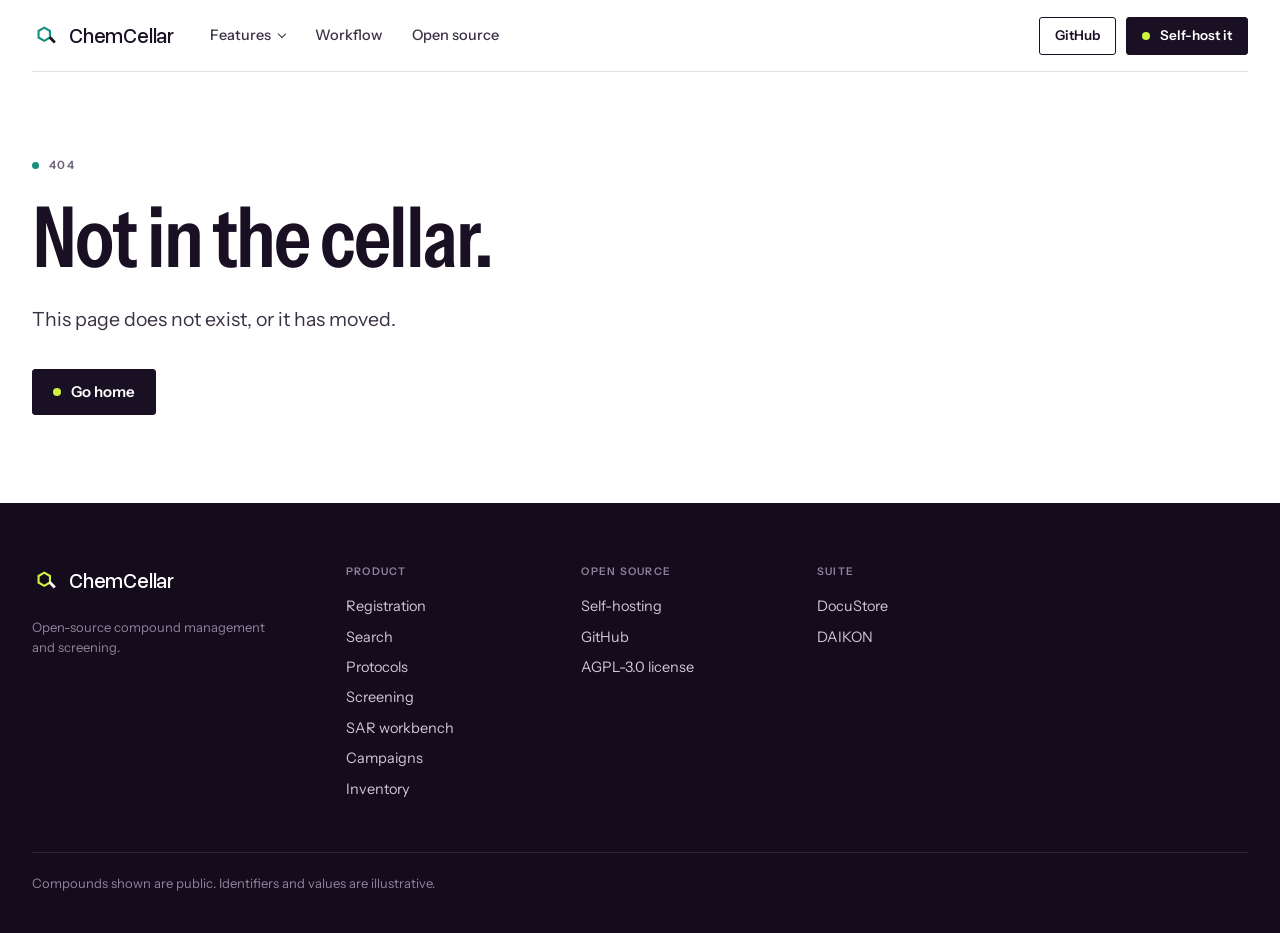
<file: 404/index.html>
<!DOCTYPE html><html lang="en" class="instrument_f05066e5-module__YI9PBG__variable jetbrains_17256ade-module__PWoFjG__variable plex_a2f632d8-module__9t9DfW__variable overused_c9cb9603-module__uzBhtG__variable"><head><meta charSet="utf-8"/><meta name="viewport" content="width=device-width, initial-scale=1"/><link rel="stylesheet" href="/_next/static/chunks/01ukky185hk52.css" data-precedence="next"/><link rel="preload" as="script" fetchPriority="low" href="/_next/static/chunks/02d0donnfgy2b.js"/><script src="/_next/static/chunks/08v_i4pqran0y.js" async=""></script><script src="/_next/static/chunks/140ka4y75p6ot.js" async=""></script><script src="/_next/static/chunks/0y8yjyumh6.n9.js" async=""></script><script src="/_next/static/chunks/turbopack-0g9fkaq8gug-e.js" async=""></script><script src="/_next/static/chunks/0qss5_msxqzl8.js" async=""></script><script src="/_next/static/chunks/0ujwkanlh_s59.js" async=""></script><meta name="robots" content="noindex"/><meta name="next-size-adjust" content=""/><title>ChemCellar: open-source compound management and screening</title><meta name="description" content="Register compounds, run screens and decide what to make next, on infrastructure your group controls."/><meta property="og:title" content="ChemCellar: open-source compound management and screening"/><meta property="og:description" content="Register compounds, run screens and decide what to make next, on infrastructure your group controls."/><meta property="og:image" content="https://www.chemcellar.com/og.png"/><meta name="twitter:card" content="summary_large_image"/><meta name="twitter:title" content="ChemCellar: open-source compound management and screening"/><meta name="twitter:description" content="Register compounds, run screens and decide what to make next, on infrastructure your group controls."/><meta name="twitter:image" content="https://www.chemcellar.com/og.png"/><link rel="icon" href="/icon.svg?icon.06mztwg.3uk0n.svg" sizes="any" type="image/svg+xml"/><script>(function(){try{var m=window.matchMedia;if(!m||m('(prefers-reduced-motion: reduce)').matches||!('IntersectionObserver' in window))return;var e=document.documentElement;e.classList.add('anim');setTimeout(function(){if(!window.__ccReveal)e.classList.remove('anim')},4000)}catch(_){}})()</script><script src="/_next/static/chunks/03~yq9q893hmn.js" noModule=""></script></head><body><div hidden=""><!--$--><!--/$--></div><header class="wrap site-nav"><a class="logo" aria-label="ChemCellar, home" href="/"><svg viewBox="0 0 32 32" aria-hidden="true"><polygon points="14,6.5 20.5,10.25 20.5,17.75 14,21.5 7.5,17.75 7.5,10.25" fill="none" stroke="var(--color-teal)" stroke-width="2.4"></polygon><line x1="20.3" y1="17.55" x2="26.1" y2="23.35" stroke="currentColor" stroke-width="3.2"></line></svg>ChemCellar</a><details class="nav-toggle"><summary>Menu</summary></details><nav class="site-nav-links" aria-label="Main"><details class="nav-menu"><summary>Features</summary><div class="nav-menu-list"><a href="/#register"><span>01</span>Registration</a><a href="/#search"><span>02</span>Search</a><a href="/#protocols"><span>03</span>Protocols</a><a href="/#screen"><span>04</span>Screening</a><a href="/#sar"><span>05</span>SAR workbench</a><a href="/#decide"><span>06</span>Campaigns</a><a href="/#store"><span>07</span>Inventory</a></div></details><a href="/#workflow">Workflow</a><a href="/open-source/">Open source</a></nav><div class="site-nav-cta"><a class="btn btn-sm" href="https://github.com/sidxz/cellar" rel="noopener">GitHub</a><a class="btn btn-primary btn-sm" href="/open-source/#install">Self-host it</a></div></header><main><section class="section"><div class="wrap"><p class="eyebrow">404</p><h1 class="h1" style="margin:26px 0 28px">Not in the cellar.</h1><p class="lede">This page does not exist, or it has moved.</p><div class="cta-row" style="margin-top:34px"><a class="btn btn-primary" href="/">Go home</a></div></div></section><!--$--><!--/$--></main><footer class="site-footer"><div class="wrap"><div class="site-footer-grid"><div><a class="logo" aria-label="ChemCellar, home" href="/"><svg viewBox="0 0 32 32" aria-hidden="true"><polygon points="14,6.5 20.5,10.25 20.5,17.75 14,21.5 7.5,17.75 7.5,10.25" fill="none" stroke="var(--color-mark)" stroke-width="2.4"></polygon><line x1="20.3" y1="17.55" x2="26.1" y2="23.35" stroke="currentColor" stroke-width="3.2"></line></svg>ChemCellar</a><p class="site-footer-note">Open-source compound management<br/>and screening.</p></div><nav aria-label="Product"><h2>Product</h2><ul><li><a href="/#register">Registration</a></li><li><a href="/#search">Search</a></li><li><a href="/#protocols">Protocols</a></li><li><a href="/#screen">Screening</a></li><li><a href="/#sar">SAR workbench</a></li><li><a href="/#decide">Campaigns</a></li><li><a href="/#store">Inventory</a></li></ul></nav><nav aria-label="Open source"><h2>Open source</h2><ul><li><a href="/open-source/">Self-hosting</a></li><li><a href="https://github.com/sidxz/cellar" rel="noopener">GitHub</a></li><li><a href="https://github.com/sidxz/cellar/blob/main/LICENSE" rel="noopener">AGPL-3.0<!-- --> license</a></li></ul></nav><nav aria-label="Suite"><h2>Suite</h2><ul><li><a href="https://docustore.io" rel="noopener">DocuStore</a></li><li>DAIKON</li></ul></nav></div><p class="site-footer-legal">Compounds shown are public. Identifiers and values are illustrative.</p></div></footer><script src="/_next/static/chunks/02d0donnfgy2b.js" id="_R_" async=""></script><script>(self.__next_f=self.__next_f||[]).push([0])</script><script>self.__next_f.push([1,"1:\"$Sreact.fragment\"\n2:I[12066,[\"/_next/static/chunks/0qss5_msxqzl8.js\",\"/_next/static/chunks/0ujwkanlh_s59.js\"],\"\"]\n3:I[39684,[\"/_next/static/chunks/0qss5_msxqzl8.js\",\"/_next/static/chunks/0ujwkanlh_s59.js\"],\"default\"]\n4:I[81505,[\"/_next/static/chunks/0qss5_msxqzl8.js\",\"/_next/static/chunks/0ujwkanlh_s59.js\"],\"default\"]\nf:I[53645,[\"/_next/static/chunks/0qss5_msxqzl8.js\",\"/_next/static/chunks/0ujwkanlh_s59.js\"],\"default\",1]\n:HL[\"/_next/static/chunks/01ukky185hk52.css\",\"style\"]\n"])</script><script>self.__next_f.push([1,"0:{\"P\":null,\"c\":[\"\",\"_not-found\",\"\"],\"q\":\"\",\"i\":false,\"f\":[[[\"\",{\"children\":[\"/_not-found\",{\"children\":[\"__PAGE__\",{}]}]},\"$undefined\",\"$undefined\",16],[[\"$\",\"$1\",\"c\",{\"children\":[[[\"$\",\"link\",\"0\",{\"rel\":\"stylesheet\",\"href\":\"/_next/static/chunks/01ukky185hk52.css\",\"precedence\":\"next\",\"crossOrigin\":\"$undefined\",\"nonce\":\"$undefined\"}],[\"$\",\"script\",\"script-0\",{\"src\":\"/_next/static/chunks/0qss5_msxqzl8.js\",\"async\":true,\"nonce\":\"$undefined\"}],[\"$\",\"script\",\"script-1\",{\"src\":\"/_next/static/chunks/0ujwkanlh_s59.js\",\"async\":true,\"nonce\":\"$undefined\"}]],[\"$\",\"html\",null,{\"lang\":\"en\",\"className\":\"instrument_f05066e5-module__YI9PBG__variable jetbrains_17256ade-module__PWoFjG__variable plex_a2f632d8-module__9t9DfW__variable overused_c9cb9603-module__uzBhtG__variable\",\"suppressHydrationWarning\":true,\"children\":[[\"$\",\"head\",null,{\"children\":[\"$\",\"script\",null,{\"dangerouslySetInnerHTML\":{\"__html\":\"(function(){try{var m=window.matchMedia;if(!m||m('(prefers-reduced-motion: reduce)').matches||!('IntersectionObserver' in window))return;var e=document.documentElement;e.classList.add('anim');setTimeout(function(){if(!window.__ccReveal)e.classList.remove('anim')},4000)}catch(_){}})()\"}}]}],[\"$\",\"body\",null,{\"children\":[[\"$\",\"header\",null,{\"className\":\"wrap site-nav\",\"children\":[[\"$\",\"$L2\",null,{\"href\":\"/\",\"className\":\"logo\",\"aria-label\":\"ChemCellar, home\",\"children\":[[\"$\",\"svg\",null,{\"viewBox\":\"0 0 32 32\",\"aria-hidden\":\"true\",\"children\":[[\"$\",\"polygon\",null,{\"points\":\"14,6.5 20.5,10.25 20.5,17.75 14,21.5 7.5,17.75 7.5,10.25\",\"fill\":\"none\",\"stroke\":\"var(--color-teal)\",\"strokeWidth\":\"2.4\"}],[\"$\",\"line\",null,{\"x1\":\"20.3\",\"y1\":\"17.55\",\"x2\":\"26.1\",\"y2\":\"23.35\",\"stroke\":\"currentColor\",\"strokeWidth\":\"3.2\"}]]}],\"ChemCellar\"]}],[\"$\",\"details\",null,{\"className\":\"nav-toggle\",\"children\":[\"$\",\"summary\",null,{\"children\":\"Menu\"}]}],[\"$\",\"nav\",null,{\"className\":\"site-nav-links\",\"aria-label\":\"Main\",\"children\":[[\"$\",\"details\",null,{\"className\":\"nav-menu\",\"children\":[[\"$\",\"summary\",null,{\"children\":\"Features\"}],[\"$\",\"div\",null,{\"className\":\"nav-menu-list\",\"children\":[[\"$\",\"$L2\",\"register\",{\"href\":\"/#register\",\"children\":[[\"$\",\"span\",null,{\"children\":\"01\"}],\"Registration\"]}],[\"$\",\"$L2\",\"search\",{\"href\":\"/#search\",\"children\":[[\"$\",\"span\",null,{\"children\":\"02\"}],\"Search\"]}],[\"$\",\"$L2\",\"protocols\",{\"href\":\"/#protocols\",\"children\":[[\"$\",\"span\",null,{\"children\":\"03\"}],\"Protocols\"]}],[\"$\",\"$L2\",\"screen\",{\"href\":\"/#screen\",\"children\":[[\"$\",\"span\",null,{\"children\":\"04\"}],\"Screening\"]}],[\"$\",\"$L2\",\"sar\",{\"href\":\"/#sar\",\"children\":[[\"$\",\"span\",null,{\"children\":\"05\"}],\"SAR workbench\"]}],[\"$\",\"$L2\",\"decide\",{\"href\":\"/#decide\",\"children\":[[\"$\",\"span\",null,{\"children\":\"06\"}],\"Campaigns\"]}],[\"$\",\"$L2\",\"store\",{\"href\":\"/#store\",\"children\":[[\"$\",\"span\",null,{\"children\":\"07\"}],\"Inventory\"]}]]}]]}],[\"$\",\"$L2\",null,{\"href\":\"/#workflow\",\"children\":\"Workflow\"}],[\"$\",\"$L2\",null,{\"href\":\"/open-source/\",\"children\":\"Open source\"}],null]}],[\"$\",\"div\",null,{\"className\":\"site-nav-cta\",\"children\":[[\"$\",\"a\",null,{\"className\":\"btn btn-sm\",\"href\":\"https://github.com/sidxz/cellar\",\"rel\":\"noopener\",\"children\":\"GitHub\"}],[\"$\",\"$L2\",null,{\"className\":\"btn btn-primary btn-sm\",\"href\":\"/open-source/#install\",\"children\":\"Self-host it\"}]]}]]}],[\"$\",\"main\",null,{\"children\":[\"$\",\"$L3\",null,{\"parallelRouterKey\":\"children\",\"error\":\"$undefined\",\"errorStyles\":\"$undefined\",\"errorScripts\":\"$undefined\",\"template\":[\"$\",\"$L4\",null,{}],\"templateStyles\":\"$undefined\",\"templateScripts\":\"$undefined\",\"notFound\":[[\"$\",\"section\",null,{\"id\":\"$undefined\",\"className\":\"section\",\"data-tone\":\"$undefined\",\"children\":[\"$\",\"div\",null,{\"className\":\"wrap\",\"children\":[[\"$\",\"p\",null,{\"className\":\"eyebrow\",\"children\":\"404\"}],[\"$\",\"h1\",null,{\"className\":\"h1\",\"style\":{\"margin\":\"26px 0 28px\"},\"children\":\"Not in the cellar.\"}],[\"$\",\"p\",null,{\"className\":\"lede\",\"children\":\"This page does not exist, or it has moved.\"}],[\"$\",\"div\",null,{\"className\":\"cta-row\",\"style\":{\"marginTop\":34},\"children\":[\"$\",\"$L2\",null,{\"className\":\"btn btn-primary\",\"href\":\"/\",\"children\":\"Go home\"}]}]]}]}],[]],\"forbidden\":\"$undefined\",\"unauthorized\":\"$undefined\"}]}],[\"$\",\"footer\",null,{\"className\":\"site-footer\",\"children\":[\"$\",\"div\",null,{\"className\":\"wrap\",\"children\":[[\"$\",\"div\",null,{\"className\":\"site-footer-grid\",\"children\":[[\"$\",\"div\",null,{\"children\":[[\"$\",\"$L2\",null,{\"href\":\"/\",\"className\":\"logo\",\"aria-label\":\"ChemCellar, home\",\"children\":[[\"$\",\"svg\",null,{\"viewBox\":\"0 0 32 32\",\"aria-hidden\":\"true\",\"children\":[[\"$\",\"polygon\",null,{\"points\":\"14,6.5 20.5,10.25 20.5,17.75 14,21.5 7.5,17.75 7.5,10.25\",\"fill\":\"none\",\"stroke\":\"var(--color-mark)\",\"strokeWidth\":\"2.4\"}],[\"$\",\"line\",null,{\"x1\":\"20.3\",\"y1\":\"17.55\",\"x2\":\"26.1\",\"y2\":\"23.35\",\"stroke\":\"currentColor\",\"strokeWidth\":\"3.2\"}]]}],\"ChemCellar\"]}],[\"$\",\"p\",null,{\"className\":\"site-footer-note\",\"children\":[\"Open-source compound management\",[\"$\",\"br\",null,{}],\"and screening.\"]}]]}],[\"$\",\"nav\",null,{\"aria-label\":\"Product\",\"children\":[[\"$\",\"h2\",null,{\"children\":\"Product\"}],\"$L5\"]}],\"$L6\",\"$L7\",null]}],\"$L8\"]}]}],\"$L9\",\"$La\"]}]]}]]}],{\"children\":[\"$Lb\",{\"children\":[\"$Lc\",{},null,false,null]},null,false,\"$@d\"]},null,false,null],\"$Le\",false]],\"m\":\"$undefined\",\"G\":[\"$f\",[\"$L10\"]],\"S\":true,\"h\":null,\"s\":\"$undefined\",\"l\":\"$undefined\",\"p\":\"$undefined\",\"d\":\"$undefined\",\"b\":\"bG6PvhCKjColMFHb0sUvo\"}\n"])</script><script>self.__next_f.push([1,"11:I[28478,[\"/_next/static/chunks/0qss5_msxqzl8.js\",\"/_next/static/chunks/0ujwkanlh_s59.js\"],\"Reveal\"]\n12:I[3466,[\"/_next/static/chunks/0qss5_msxqzl8.js\",\"/_next/static/chunks/0ujwkanlh_s59.js\"],\"MenuCloser\"]\n13:I[18252,[\"/_next/static/chunks/0qss5_msxqzl8.js\",\"/_next/static/chunks/0ujwkanlh_s59.js\"],\"OutletBoundary\"]\n14:\"$Sreact.suspense\"\n17:I[18252,[\"/_next/static/chunks/0qss5_msxqzl8.js\",\"/_next/static/chunks/0ujwkanlh_s59.js\"],\"ViewportBoundary\"]\n19:I[18252,[\"/_next/static/chunks/0qss5_msxqzl8.js\",\"/_next/static/chunks/0ujwkanlh_s59.js\"],\"MetadataBoundary\"]\n5:[\"$\",\"ul\",null,{\"children\":[[\"$\",\"li\",\"register\",{\"children\":[\"$\",\"$L2\",null,{\"href\":\"/#register\",\"children\":\"Registration\"}]}],[\"$\",\"li\",\"search\",{\"children\":[\"$\",\"$L2\",null,{\"href\":\"/#search\",\"children\":\"Search\"}]}],[\"$\",\"li\",\"protocols\",{\"children\":[\"$\",\"$L2\",null,{\"href\":\"/#protocols\",\"children\":\"Protocols\"}]}],[\"$\",\"li\",\"screen\",{\"children\":[\"$\",\"$L2\",null,{\"href\":\"/#screen\",\"children\":\"Screening\"}]}],[\"$\",\"li\",\"sar\",{\"children\":[\"$\",\"$L2\",null,{\"href\":\"/#sar\",\"children\":\"SAR workbench\"}]}],[\"$\",\"li\",\"decide\",{\"children\":[\"$\",\"$L2\",null,{\"href\":\"/#decide\",\"children\":\"Campaigns\"}]}],[\"$\",\"li\",\"store\",{\"children\":[\"$\",\"$L2\",null,{\"href\":\"/#store\",\"children\":\"Inventory\"}]}]]}]\n6:[\"$\",\"nav\",null,{\"aria-label\":\"Open source\",\"children\":[[\"$\",\"h2\",null,{\"children\":\"Open source\"}],[\"$\",\"ul\",null,{\"children\":[[\"$\",\"li\",null,{\"children\":[\"$\",\"$L2\",null,{\"href\":\"/open-source/\",\"children\":\"Self-hosting\"}]}],[\"$\",\"li\",null,{\"children\":[\"$\",\"a\",null,{\"href\":\"https://github.com/sidxz/cellar\",\"rel\":\"noopener\",\"children\":\"GitHub\"}]}],[\"$\",\"li\",null,{\"children\":[\"$\",\"a\",null,{\"href\":\"https://github.com/sidxz/cellar/blob/main/LICENSE\",\"rel\":\"noopener\",\"children\":[\"AGPL-3.0\",\" license\"]}]}]]}]]}]\n7:[\"$\",\"nav\",null,{\"aria-label\":\"Suite\",\"children\":[[\"$\",\"h2\",null,{\"children\":\"Suite\"}],[\"$\",\"ul\",null,{\"children\":[[\"$\",\"li\",null,{\"children\":[\"$\",\"a\",null,{\"href\":\"https://docustore.io\",\"rel\":\"noopener\",\"children\":\"DocuStore\"}]}],[\"$\",\"li\",null,{\"children\":\"DAIKON\"}]]}]]}]\n8:[\"$\",\"p\",null,{\"className\":\"site-footer-legal\",\"children\":\"Compounds shown are public. Identifiers and values are illustrative.\"}]\n9:[\"$\",\"$L11\",null,{}]\na:[\"$\",\"$L12\",null,{}]\nb:[\"$\",\"$1\",\"c\",{\"children\":[null,[\"$\",\"$L3\",null,{\"parallelRouterKey\":\"children\",\"error\":\"$undefined\",\"errorStyles\":\"$undefined\",\"errorScripts\":\"$undefined\",\"template\":[\"$\",\"$L4\",null,{}],\"templateStyles\":\"$undefined\",\"templateScripts\":\"$undefined\",\"notFound\":\"$undefined\",\"forbidden\":\"$undefined\",\"unauthorized\":\"$undefined\"}]]}]\nc:[\"$\",\"$1\",\"c\",{\"children\":[[\"$\",\"section\",null,{\"id\":\"$undefined\",\"className\":\"section\",\"data-tone\":\"$undefined\",\"children\":[\"$\",\"div\",null,{\"className\":\"wrap\",\"children\":[[\"$\",\"p\",null,{\"className\":\"eyebrow\",\"children\":\"404\"}],[\"$\",\"h1\",null,{\"className\":\"h1\",\"style\":{\"margin\":\"26px 0 28px\"},\"children\":\"Not in the cellar.\"}],[\"$\",\"p\",null,{\"className\":\"lede\",\"children\":\"This page does not exist, or it has moved.\"}],[\"$\",\"div\",null,{\"className\":\"cta-row\",\"style\":{\"marginTop\":34},\"children\":[\"$\",\"$L2\",null,{\"className\":\"btn btn-primary\",\"href\":\"/\",\"children\":\"Go home\"}]}]]}]}],null,[\"$\",\"$L13\",null,{\"children\":[\"$\",\"$14\",null,{\"name\":\"Next.MetadataOutlet\",\"children\":\"$@15\"}]}]]}]\n16:[]\nd:\"$W16\"\ne:[\"$\",\"$1\",\"h\",{\"children\":[[\"$\",\"meta\",null,{\"name\":\"robots\",\"content\":\"noindex\"}],[\"$\",\"$L17\",null,{\"children\":\"$L18\"}],[\"$\",\"div\",null,{\"hidden\":true,\"children\":[\"$\",\"$L19\",null,{\"children\":[\"$\",\"$14\",null,{\"name\":\"Next.Metadata\",\"children\":\"$L1a\"}]}]}],[\"$\",\"meta\",null,{\"name\":\"next-size-adjust\",\"content\":\"\"}]]}]\n10:[\"$\",\"link\",\"0\",{\"rel\":\"stylesheet\",\"href\":\"/_next/static/chunks/01ukky185hk52.css\",\"precedence\":\"next\",\"crossOrigin\":\"$undefined\",\"nonce\":\"$undefined\"}]\n"])</script><script>self.__next_f.push([1,"18:[[\"$\",\"meta\",\"0\",{\"charSet\":\"utf-8\"}],[\"$\",\"meta\",\"1\",{\"name\":\"viewport\",\"content\":\"width=device-width, initial-scale=1\"}]]\n"])</script><script>self.__next_f.push([1,"1b:I[62075,[\"/_next/static/chunks/0qss5_msxqzl8.js\",\"/_next/static/chunks/0ujwkanlh_s59.js\"],\"IconMark\"]\n15:null\n1a:[[\"$\",\"title\",\"0\",{\"children\":\"ChemCellar: open-source compound management and screening\"}],[\"$\",\"meta\",\"1\",{\"name\":\"description\",\"content\":\"Register compounds, run screens and decide what to make next, on infrastructure your group controls.\"}],[\"$\",\"meta\",\"2\",{\"property\":\"og:title\",\"content\":\"ChemCellar: open-source compound management and screening\"}],[\"$\",\"meta\",\"3\",{\"property\":\"og:description\",\"content\":\"Register compounds, run screens and decide what to make next, on infrastructure your group controls.\"}],[\"$\",\"meta\",\"4\",{\"property\":\"og:image\",\"content\":\"https://www.chemcellar.com/og.png\"}],[\"$\",\"meta\",\"5\",{\"name\":\"twitter:card\",\"content\":\"summary_large_image\"}],[\"$\",\"meta\",\"6\",{\"name\":\"twitter:title\",\"content\":\"ChemCellar: open-source compound management and screening\"}],[\"$\",\"meta\",\"7\",{\"name\":\"twitter:description\",\"content\":\"Register compounds, run screens and decide what to make next, on infrastructure your group controls.\"}],[\"$\",\"meta\",\"8\",{\"name\":\"twitter:image\",\"content\":\"https://www.chemcellar.com/og.png\"}],[\"$\",\"link\",\"9\",{\"rel\":\"icon\",\"href\":\"/icon.svg?icon.06mztwg.3uk0n.svg\",\"sizes\":\"any\",\"type\":\"image/svg+xml\"}],[\"$\",\"$L1b\",\"10\",{}]]\n"])</script></body></html>
</file>
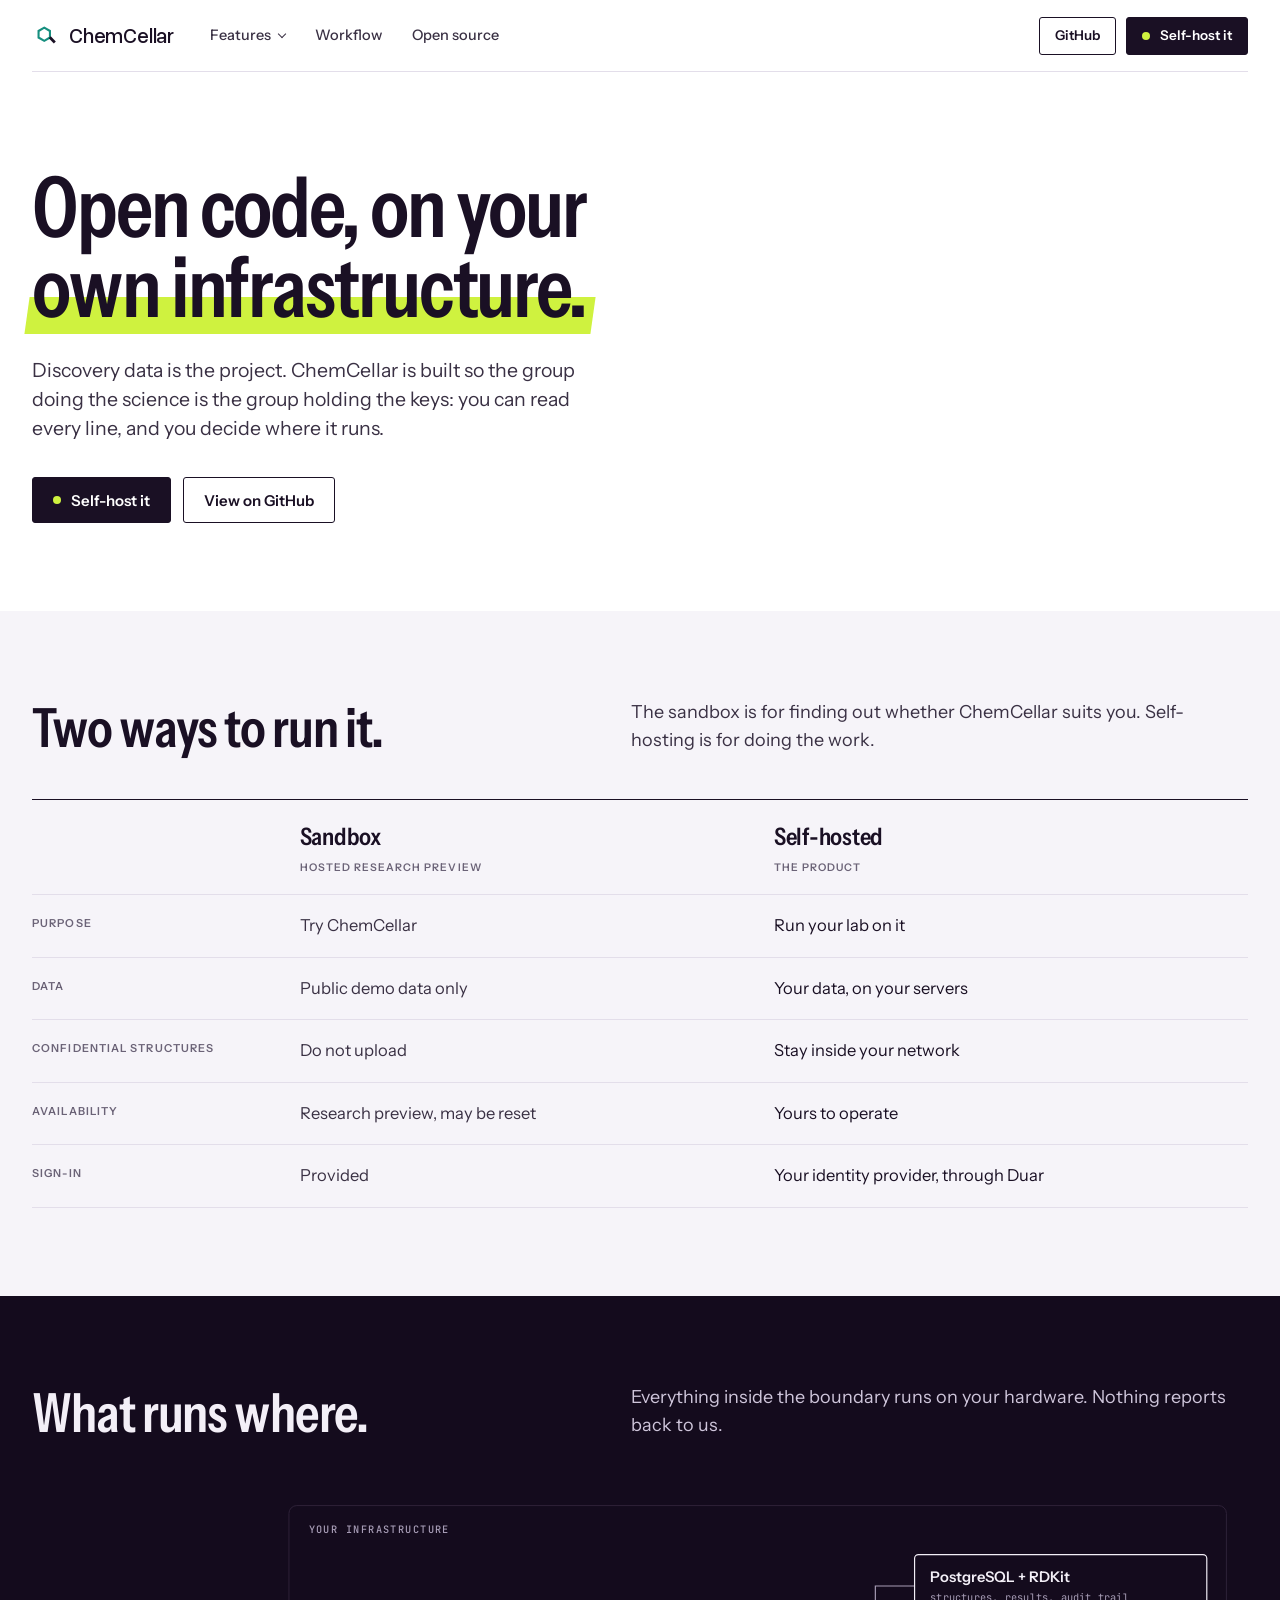
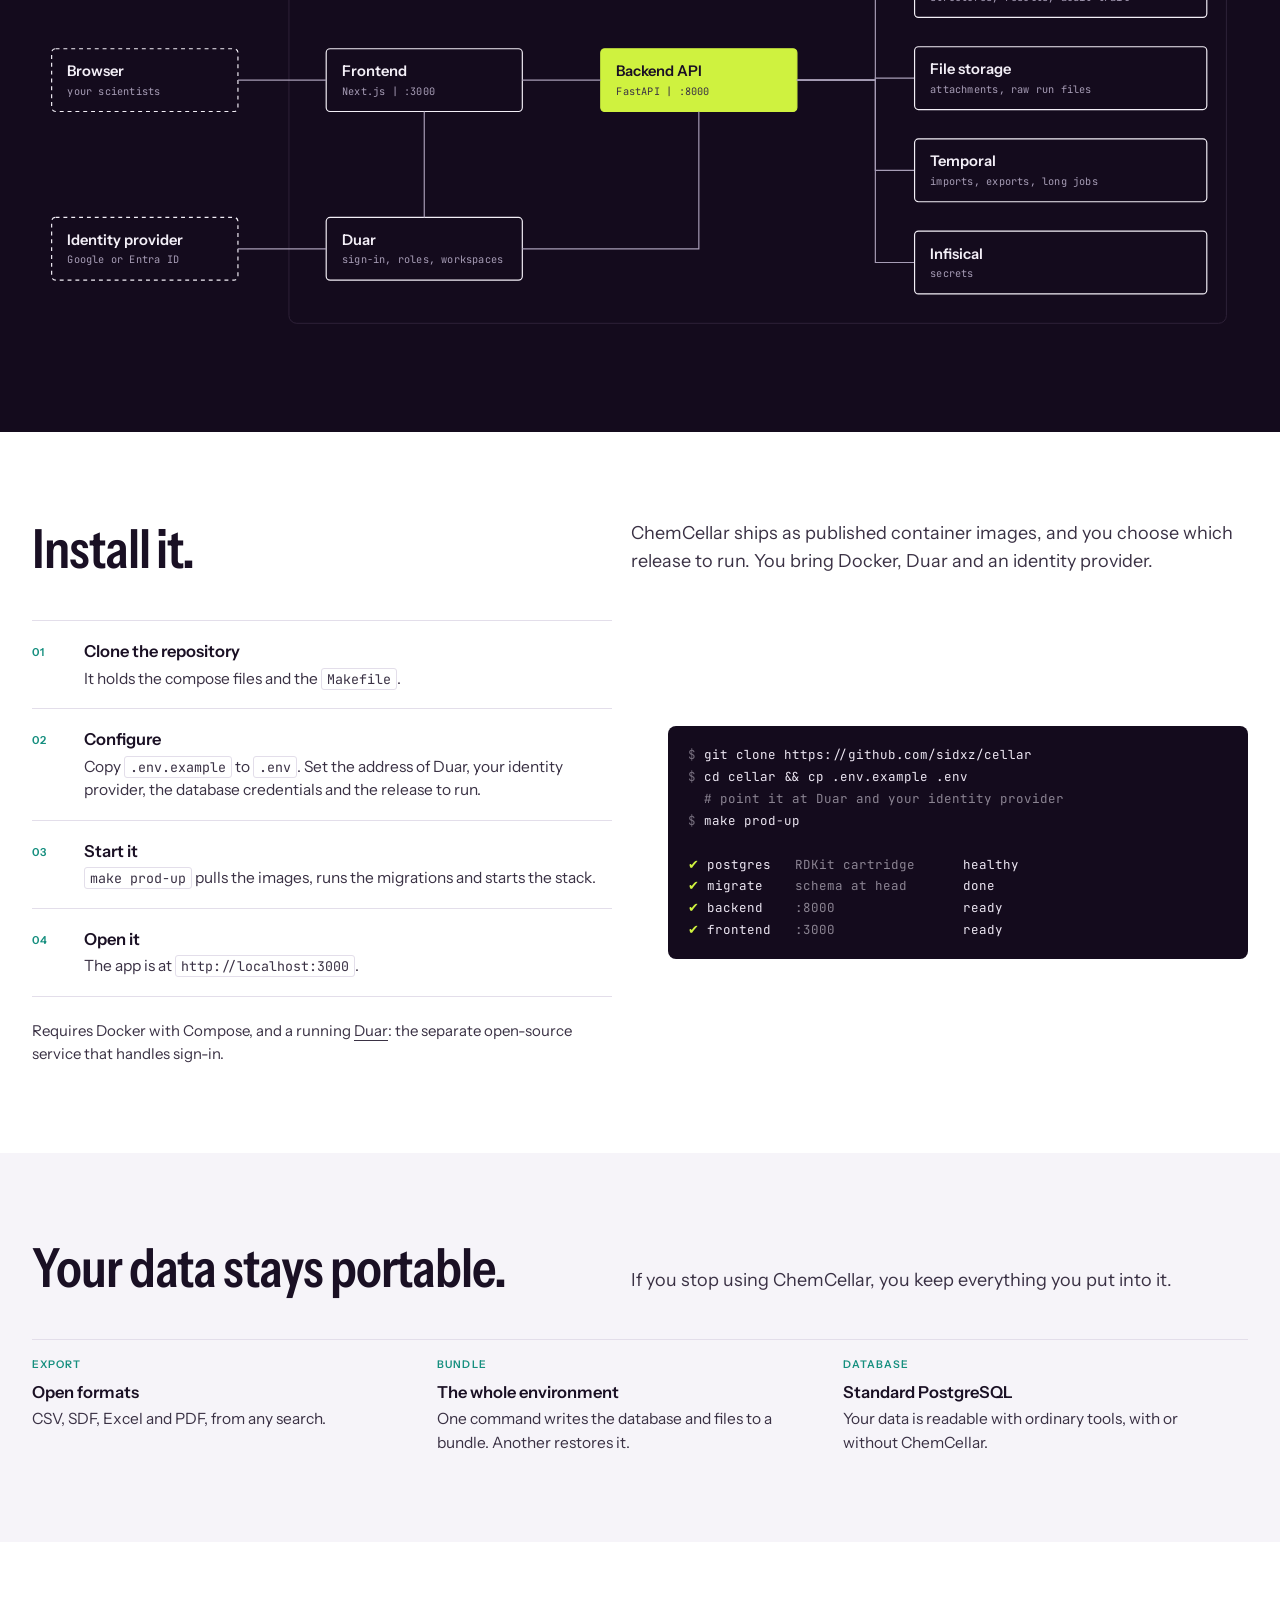
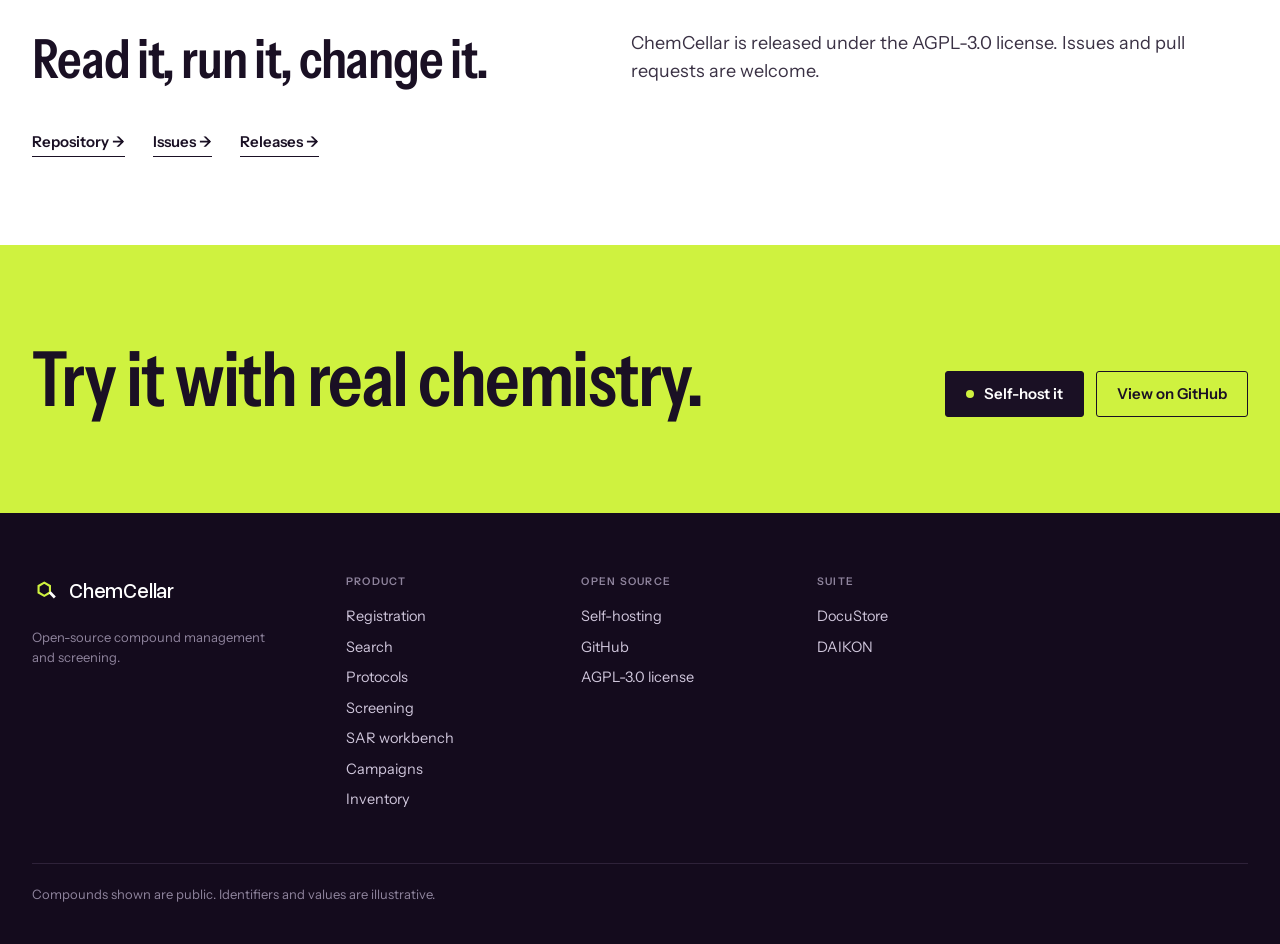
<file: open-source/index.html>
<!DOCTYPE html><html lang="en" class="instrument_f05066e5-module__YI9PBG__variable jetbrains_17256ade-module__PWoFjG__variable plex_a2f632d8-module__9t9DfW__variable overused_c9cb9603-module__uzBhtG__variable"><head><meta charSet="utf-8"/><meta name="viewport" content="width=device-width, initial-scale=1"/><link rel="preload" href="/_next/static/media/InstrumentSans_VF-s.p.0y8jx7w3fwoer.woff2" as="font" crossorigin="" type="font/woff2"/><link rel="preload" href="/_next/static/media/JetBrainsMono_VF.p.0k7c~8yje8jwj.woff2" as="font" crossorigin="" type="font/woff2"/><link rel="preload" href="/_next/static/media/OverusedGrotesk_wordmark.p.02br~dwx91ks4.woff2" as="font" crossorigin="" type="font/woff2"/><link rel="stylesheet" href="/_next/static/chunks/01ukky185hk52.css" data-precedence="next"/><link rel="preload" as="script" fetchPriority="low" href="/_next/static/chunks/02d0donnfgy2b.js"/><script src="/_next/static/chunks/08v_i4pqran0y.js" async=""></script><script src="/_next/static/chunks/140ka4y75p6ot.js" async=""></script><script src="/_next/static/chunks/0y8yjyumh6.n9.js" async=""></script><script src="/_next/static/chunks/turbopack-0g9fkaq8gug-e.js" async=""></script><script src="/_next/static/chunks/0qss5_msxqzl8.js" async=""></script><script src="/_next/static/chunks/0ujwkanlh_s59.js" async=""></script><meta name="next-size-adjust" content=""/><title>Open source | ChemCellar</title><meta name="description" content="ChemCellar is open source and self-hosted. What runs where, how to install it, and how your data stays portable."/><meta property="og:title" content="Open source | ChemCellar"/><meta property="og:description" content="ChemCellar is open source and self-hosted. What runs where, how to install it, and how your data stays portable."/><meta property="og:image" content="https://www.chemcellar.com/og.png"/><meta name="twitter:card" content="summary_large_image"/><meta name="twitter:title" content="Open source | ChemCellar"/><meta name="twitter:description" content="ChemCellar is open source and self-hosted. What runs where, how to install it, and how your data stays portable."/><meta name="twitter:image" content="https://www.chemcellar.com/og.png"/><link rel="icon" href="/icon.svg?icon.06mztwg.3uk0n.svg" sizes="any" type="image/svg+xml"/><script>(function(){try{var m=window.matchMedia;if(!m||m('(prefers-reduced-motion: reduce)').matches||!('IntersectionObserver' in window))return;var e=document.documentElement;e.classList.add('anim');setTimeout(function(){if(!window.__ccReveal)e.classList.remove('anim')},4000)}catch(_){}})()</script><script src="/_next/static/chunks/03~yq9q893hmn.js" noModule=""></script></head><body><div hidden=""><!--$--><!--/$--></div><header class="wrap site-nav"><a class="logo" aria-label="ChemCellar, home" href="/"><svg viewBox="0 0 32 32" aria-hidden="true"><polygon points="14,6.5 20.5,10.25 20.5,17.75 14,21.5 7.5,17.75 7.5,10.25" fill="none" stroke="var(--color-teal)" stroke-width="2.4"></polygon><line x1="20.3" y1="17.55" x2="26.1" y2="23.35" stroke="currentColor" stroke-width="3.2"></line></svg>ChemCellar</a><details class="nav-toggle"><summary>Menu</summary></details><nav class="site-nav-links" aria-label="Main"><details class="nav-menu"><summary>Features</summary><div class="nav-menu-list"><a href="/#register"><span>01</span>Registration</a><a href="/#search"><span>02</span>Search</a><a href="/#protocols"><span>03</span>Protocols</a><a href="/#screen"><span>04</span>Screening</a><a href="/#sar"><span>05</span>SAR workbench</a><a href="/#decide"><span>06</span>Campaigns</a><a href="/#store"><span>07</span>Inventory</a></div></details><a href="/#workflow">Workflow</a><a href="/open-source/">Open source</a></nav><div class="site-nav-cta"><a class="btn btn-sm" href="https://github.com/sidxz/cellar" rel="noopener">GitHub</a><a class="btn btn-primary btn-sm" href="/open-source/#install">Self-host it</a></div></header><main><div class="page-hero" data-in=""><div class="wrap"><h1 class="h1">Open code, on your <span class="marked">own infrastructure.</span></h1><p class="lede">Discovery data is the project. ChemCellar is built so the group doing the science is the group holding the keys: you can read every line, and you decide where it runs.</p><div class="cta-row"><a class="btn btn-primary" href="/open-source/#install">Self-host it</a><a class="btn" href="https://github.com/sidxz/cellar" rel="noopener">View on GitHub</a></div></div></div><section id="ways" class="section" data-tone="wash"><div class="wrap"><div class="section-head" data-rv=""><div><h2 class="h2">Two ways to run it.</h2></div><p class="section-lede">The sandbox is for finding out whether ChemCellar suits you. Self-hosting is for doing the work.</p></div><div class="app-scroll" data-rv=""><table class="compare"><thead><tr><th></th><th>Sandbox<small>Hosted research preview</small></th><th>Self-hosted<small>The product</small></th></tr></thead><tbody><tr><th scope="row">Purpose</th><td>Try ChemCellar</td><td data-recommended="">Run your lab on it</td></tr><tr><th scope="row">Data</th><td>Public demo data only</td><td data-recommended="">Your data, on your servers</td></tr><tr><th scope="row">Confidential structures</th><td>Do not upload</td><td data-recommended="">Stay inside your network</td></tr><tr><th scope="row">Availability</th><td>Research preview, may be reset</td><td data-recommended="">Yours to operate</td></tr><tr><th scope="row">Sign-in</th><td>Provided</td><td data-recommended="">Your identity provider, through Duar</td></tr></tbody></table></div></div></section><section id="architecture" class="section" data-tone="night"><div class="wrap"><div class="section-head" data-rv=""><div><h2 class="h2">What runs where.</h2></div><p class="section-lede">Everything inside the boundary runs on your hardware. Nothing reports back to us.</p></div><div class="arch-scroll" data-rv=""><svg class="arch" viewBox="0 0 1240 470" role="img" aria-label="Architecture: the browser talks to the frontend, which talks to the backend API. The backend uses PostgreSQL with the RDKit cartridge, file storage, Temporal and Infisical. Sign-in goes through Duar to your identity provider. Everything except the browser and the identity provider runs on your infrastructure."><g aria-hidden="true"><rect class="arch-bounds" x="262" y="22" width="956" height="426" rx="8"></rect><text class="arch-label" x="282" y="50">Your infrastructure</text><g><rect class="arch-box" x="20" y="168" width="190" height="64" rx="4" data-outside=""></rect><text class="arch-name" x="36" y="196">Browser</text><text class="arch-note" x="36" y="215">your scientists</text></g><g><rect class="arch-box" x="300" y="168" width="200" height="64" rx="4"></rect><text class="arch-name" x="316" y="196">Frontend</text><text class="arch-note" x="316" y="215">Next.js | :3000</text></g><g><rect class="arch-box" x="580" y="168" width="200" height="64" rx="4" data-accent=""></rect><text class="arch-name" x="596" y="196" data-on-accent="">Backend API</text><text class="arch-note" x="596" y="215" data-on-accent="">FastAPI | :8000</text></g><path class="arch-wire" d="M210 200H300"></path><path class="arch-wire" d="M500 200H580"></path><g><path class="arch-wire" d="M780 200H860V104H900"></path><g><rect class="arch-box" x="900" y="72" width="298" height="64" rx="4"></rect><text class="arch-name" x="916" y="100">PostgreSQL + RDKit</text><text class="arch-note" x="916" y="119">structures, results, audit trail</text></g></g><g><path class="arch-wire" d="M780 200H860V198H900"></path><g><rect class="arch-box" x="900" y="166" width="298" height="64" rx="4"></rect><text class="arch-name" x="916" y="194">File storage</text><text class="arch-note" x="916" y="213">attachments, raw run files</text></g></g><g><path class="arch-wire" d="M780 200H860V292H900"></path><g><rect class="arch-box" x="900" y="260" width="298" height="64" rx="4"></rect><text class="arch-name" x="916" y="288">Temporal</text><text class="arch-note" x="916" y="307">imports, exports, long jobs</text></g></g><g><path class="arch-wire" d="M780 200H860V386H900"></path><g><rect class="arch-box" x="900" y="354" width="298" height="64" rx="4"></rect><text class="arch-name" x="916" y="382">Infisical</text><text class="arch-note" x="916" y="401">secrets</text></g></g><g><rect class="arch-box" x="300" y="340" width="200" height="64" rx="4"></rect><text class="arch-name" x="316" y="368">Duar</text><text class="arch-note" x="316" y="387">sign-in, roles, workspaces</text></g><g><rect class="arch-box" x="20" y="340" width="190" height="64" rx="4" data-outside=""></rect><text class="arch-name" x="36" y="368">Identity provider</text><text class="arch-note" x="36" y="387">Google or Entra ID</text></g><path class="arch-wire" d="M210 372H300"></path><path class="arch-wire" d="M400 232V340"></path><path class="arch-wire" d="M680 232V372H500"></path></g></svg></div></div></section><section id="install" class="section"><div class="wrap"><div class="section-head" data-rv=""><div><h2 class="h2">Install it.</h2></div><p class="section-lede">ChemCellar ships as published container images, and you choose which release to run. You bring Docker, Duar and an identity provider.</p></div><div class="split split-even"><div><ol class="steps"><li data-rv="" style="--d:0"><b>Clone the repository</b>It holds the compose files and the <code>Makefile</code>.</li><li data-rv="" style="--d:90"><b>Configure</b>Copy <code>.env.example</code> to <code>.env</code>. Set the address of Duar, your identity provider, the database credentials and the release to run.</li><li data-rv="" style="--d:180"><b>Start it</b><code>make prod-up</code> pulls the images, runs the migrations and starts the stack.</li><li data-rv="" style="--d:270"><b>Open it</b>The app is at <code>http://localhost:3000</code>.</li></ol><p class="requirement">Requires Docker with Compose, and a running<!-- --> <a href="https://github.com/sidxz/duar" rel="noopener">Duar</a>: the separate open-source service that handles sign-in.</p></div><pre class="terminal" data-rv="" aria-label="Commands to self-host ChemCellar"><span><span class="t-prompt">$</span> <!-- -->git clone https://github.com/sidxz/cellar<!-- -->
</span><span><span class="t-prompt">$</span> <!-- -->cd cellar &amp;&amp; cp .env.example .env<!-- -->
</span><span><span class="t-dim">  # point it at Duar and your identity provider</span>
</span><span><span class="t-prompt">$</span> <!-- -->make prod-up<!-- -->
</span><span>
</span><span><span class="t-ok">✔</span> <!-- -->postgres   <span class="t-dim">RDKit cartridge      </span>healthy<!-- -->
</span><span><span class="t-ok">✔</span> <!-- -->migrate    <span class="t-dim">schema at head       </span>done<!-- -->
</span><span><span class="t-ok">✔</span> <!-- -->backend    <span class="t-dim">:8000                </span>ready<!-- -->
</span><span><span class="t-ok">✔</span> <!-- -->frontend   <span class="t-dim">:3000                </span>ready</span></pre></div></div></section><section id="portable" class="section" data-tone="wash"><div class="wrap"><div class="section-head" data-rv=""><div><h2 class="h2">Your data stays portable.</h2></div><p class="section-lede">If you stop using ChemCellar, you keep everything you put into it.</p></div><div class="triple"><div data-rv="" style="--d:0"><span>EXPORT</span><b>Open formats</b>CSV, SDF, Excel and PDF, from any search.</div><div data-rv="" style="--d:90"><span>BUNDLE</span><b>The whole environment</b>One command writes the database and files to a bundle. Another restores it.</div><div data-rv="" style="--d:180"><span>DATABASE</span><b>Standard PostgreSQL</b>Your data is readable with ordinary tools, with or without ChemCellar.</div></div></div></section><section id="license" class="section"><div class="wrap"><div class="section-head" data-rv=""><div><h2 class="h2">Read it, run it, change it.</h2></div><p class="section-lede">ChemCellar is released under the AGPL-3.0 license. Issues and pull requests are welcome.</p></div><div class="link-row" data-rv=""><a class="more-link" href="https://github.com/sidxz/cellar" rel="noopener">Repository →</a><a class="more-link" href="https://github.com/sidxz/cellar/issues" rel="noopener">Issues →</a><a class="more-link" href="https://github.com/sidxz/cellar/releases" rel="noopener">Releases →</a></div></div></section><section class="section final-band" data-tone="mark"><div class="wrap" data-rv=""><h2 class="h2">Try it with real chemistry.</h2><div class="cta-row"><a class="btn btn-primary" href="/open-source/#install">Self-host it</a><a class="btn" href="https://github.com/sidxz/cellar" rel="noopener">View on GitHub</a></div></div></section><!--$--><!--/$--></main><footer class="site-footer"><div class="wrap"><div class="site-footer-grid"><div><a class="logo" aria-label="ChemCellar, home" href="/"><svg viewBox="0 0 32 32" aria-hidden="true"><polygon points="14,6.5 20.5,10.25 20.5,17.75 14,21.5 7.5,17.75 7.5,10.25" fill="none" stroke="var(--color-mark)" stroke-width="2.4"></polygon><line x1="20.3" y1="17.55" x2="26.1" y2="23.35" stroke="currentColor" stroke-width="3.2"></line></svg>ChemCellar</a><p class="site-footer-note">Open-source compound management<br/>and screening.</p></div><nav aria-label="Product"><h2>Product</h2><ul><li><a href="/#register">Registration</a></li><li><a href="/#search">Search</a></li><li><a href="/#protocols">Protocols</a></li><li><a href="/#screen">Screening</a></li><li><a href="/#sar">SAR workbench</a></li><li><a href="/#decide">Campaigns</a></li><li><a href="/#store">Inventory</a></li></ul></nav><nav aria-label="Open source"><h2>Open source</h2><ul><li><a href="/open-source/">Self-hosting</a></li><li><a href="https://github.com/sidxz/cellar" rel="noopener">GitHub</a></li><li><a href="https://github.com/sidxz/cellar/blob/main/LICENSE" rel="noopener">AGPL-3.0<!-- --> license</a></li></ul></nav><nav aria-label="Suite"><h2>Suite</h2><ul><li><a href="https://docustore.io" rel="noopener">DocuStore</a></li><li>DAIKON</li></ul></nav></div><p class="site-footer-legal">Compounds shown are public. Identifiers and values are illustrative.</p></div></footer><script src="/_next/static/chunks/02d0donnfgy2b.js" id="_R_" async=""></script><script>(self.__next_f=self.__next_f||[]).push([0])</script><script>self.__next_f.push([1,"1:\"$Sreact.fragment\"\n2:I[12066,[\"/_next/static/chunks/0qss5_msxqzl8.js\",\"/_next/static/chunks/0ujwkanlh_s59.js\"],\"\"]\n3:I[39684,[\"/_next/static/chunks/0qss5_msxqzl8.js\",\"/_next/static/chunks/0ujwkanlh_s59.js\"],\"default\"]\n4:I[81505,[\"/_next/static/chunks/0qss5_msxqzl8.js\",\"/_next/static/chunks/0ujwkanlh_s59.js\"],\"default\"]\nf:I[53645,[\"/_next/static/chunks/0qss5_msxqzl8.js\",\"/_next/static/chunks/0ujwkanlh_s59.js\"],\"default\",1]\n:HL[\"/_next/static/chunks/01ukky185hk52.css\",\"style\"]\n:HL[\"/_next/static/media/InstrumentSans_VF-s.p.0y8jx7w3fwoer.woff2\",\"font\",{\"crossOrigin\":\"\",\"type\":\"font/woff2\"}]\n:HL[\"/_next/static/media/JetBrainsMono_VF.p.0k7c~8yje8jwj.woff2\",\"font\",{\"crossOrigin\":\"\",\"type\":\"font/woff2\"}]\n:HL[\"/_next/static/media/OverusedGrotesk_wordmark.p.02br~dwx91ks4.woff2\",\"font\",{\"crossOrigin\":\"\",\"type\":\"font/woff2\"}]\n"])</script><script>self.__next_f.push([1,"0:{\"P\":null,\"c\":[\"\",\"open-source\",\"\"],\"q\":\"\",\"i\":false,\"f\":[[[\"\",{\"children\":[\"open-source\",{\"children\":[\"__PAGE__\",{}]}]},\"$undefined\",\"$undefined\",16],[[\"$\",\"$1\",\"c\",{\"children\":[[[\"$\",\"link\",\"0\",{\"rel\":\"stylesheet\",\"href\":\"/_next/static/chunks/01ukky185hk52.css\",\"precedence\":\"next\",\"crossOrigin\":\"$undefined\",\"nonce\":\"$undefined\"}],[\"$\",\"script\",\"script-0\",{\"src\":\"/_next/static/chunks/0qss5_msxqzl8.js\",\"async\":true,\"nonce\":\"$undefined\"}],[\"$\",\"script\",\"script-1\",{\"src\":\"/_next/static/chunks/0ujwkanlh_s59.js\",\"async\":true,\"nonce\":\"$undefined\"}]],[\"$\",\"html\",null,{\"lang\":\"en\",\"className\":\"instrument_f05066e5-module__YI9PBG__variable jetbrains_17256ade-module__PWoFjG__variable plex_a2f632d8-module__9t9DfW__variable overused_c9cb9603-module__uzBhtG__variable\",\"suppressHydrationWarning\":true,\"children\":[[\"$\",\"head\",null,{\"children\":[\"$\",\"script\",null,{\"dangerouslySetInnerHTML\":{\"__html\":\"(function(){try{var m=window.matchMedia;if(!m||m('(prefers-reduced-motion: reduce)').matches||!('IntersectionObserver' in window))return;var e=document.documentElement;e.classList.add('anim');setTimeout(function(){if(!window.__ccReveal)e.classList.remove('anim')},4000)}catch(_){}})()\"}}]}],[\"$\",\"body\",null,{\"children\":[[\"$\",\"header\",null,{\"className\":\"wrap site-nav\",\"children\":[[\"$\",\"$L2\",null,{\"href\":\"/\",\"className\":\"logo\",\"aria-label\":\"ChemCellar, home\",\"children\":[[\"$\",\"svg\",null,{\"viewBox\":\"0 0 32 32\",\"aria-hidden\":\"true\",\"children\":[[\"$\",\"polygon\",null,{\"points\":\"14,6.5 20.5,10.25 20.5,17.75 14,21.5 7.5,17.75 7.5,10.25\",\"fill\":\"none\",\"stroke\":\"var(--color-teal)\",\"strokeWidth\":\"2.4\"}],[\"$\",\"line\",null,{\"x1\":\"20.3\",\"y1\":\"17.55\",\"x2\":\"26.1\",\"y2\":\"23.35\",\"stroke\":\"currentColor\",\"strokeWidth\":\"3.2\"}]]}],\"ChemCellar\"]}],[\"$\",\"details\",null,{\"className\":\"nav-toggle\",\"children\":[\"$\",\"summary\",null,{\"children\":\"Menu\"}]}],[\"$\",\"nav\",null,{\"className\":\"site-nav-links\",\"aria-label\":\"Main\",\"children\":[[\"$\",\"details\",null,{\"className\":\"nav-menu\",\"children\":[[\"$\",\"summary\",null,{\"children\":\"Features\"}],[\"$\",\"div\",null,{\"className\":\"nav-menu-list\",\"children\":[[\"$\",\"$L2\",\"register\",{\"href\":\"/#register\",\"children\":[[\"$\",\"span\",null,{\"children\":\"01\"}],\"Registration\"]}],[\"$\",\"$L2\",\"search\",{\"href\":\"/#search\",\"children\":[[\"$\",\"span\",null,{\"children\":\"02\"}],\"Search\"]}],[\"$\",\"$L2\",\"protocols\",{\"href\":\"/#protocols\",\"children\":[[\"$\",\"span\",null,{\"children\":\"03\"}],\"Protocols\"]}],[\"$\",\"$L2\",\"screen\",{\"href\":\"/#screen\",\"children\":[[\"$\",\"span\",null,{\"children\":\"04\"}],\"Screening\"]}],[\"$\",\"$L2\",\"sar\",{\"href\":\"/#sar\",\"children\":[[\"$\",\"span\",null,{\"children\":\"05\"}],\"SAR workbench\"]}],[\"$\",\"$L2\",\"decide\",{\"href\":\"/#decide\",\"children\":[[\"$\",\"span\",null,{\"children\":\"06\"}],\"Campaigns\"]}],[\"$\",\"$L2\",\"store\",{\"href\":\"/#store\",\"children\":[[\"$\",\"span\",null,{\"children\":\"07\"}],\"Inventory\"]}]]}]]}],[\"$\",\"$L2\",null,{\"href\":\"/#workflow\",\"children\":\"Workflow\"}],[\"$\",\"$L2\",null,{\"href\":\"/open-source/\",\"children\":\"Open source\"}],null]}],[\"$\",\"div\",null,{\"className\":\"site-nav-cta\",\"children\":[[\"$\",\"a\",null,{\"className\":\"btn btn-sm\",\"href\":\"https://github.com/sidxz/cellar\",\"rel\":\"noopener\",\"children\":\"GitHub\"}],[\"$\",\"$L2\",null,{\"className\":\"btn btn-primary btn-sm\",\"href\":\"/open-source/#install\",\"children\":\"Self-host it\"}]]}]]}],[\"$\",\"main\",null,{\"children\":[\"$\",\"$L3\",null,{\"parallelRouterKey\":\"children\",\"error\":\"$undefined\",\"errorStyles\":\"$undefined\",\"errorScripts\":\"$undefined\",\"template\":[\"$\",\"$L4\",null,{}],\"templateStyles\":\"$undefined\",\"templateScripts\":\"$undefined\",\"notFound\":[[\"$\",\"section\",null,{\"id\":\"$undefined\",\"className\":\"section\",\"data-tone\":\"$undefined\",\"children\":[\"$\",\"div\",null,{\"className\":\"wrap\",\"children\":[[\"$\",\"p\",null,{\"className\":\"eyebrow\",\"children\":\"404\"}],[\"$\",\"h1\",null,{\"className\":\"h1\",\"style\":{\"margin\":\"26px 0 28px\"},\"children\":\"Not in the cellar.\"}],[\"$\",\"p\",null,{\"className\":\"lede\",\"children\":\"This page does not exist, or it has moved.\"}],[\"$\",\"div\",null,{\"className\":\"cta-row\",\"style\":{\"marginTop\":34},\"children\":[\"$\",\"$L2\",null,{\"className\":\"btn btn-primary\",\"href\":\"/\",\"children\":\"Go home\"}]}]]}]}],[]],\"forbidden\":\"$undefined\",\"unauthorized\":\"$undefined\"}]}],[\"$\",\"footer\",null,{\"className\":\"site-footer\",\"children\":[\"$\",\"div\",null,{\"className\":\"wrap\",\"children\":[[\"$\",\"div\",null,{\"className\":\"site-footer-grid\",\"children\":[[\"$\",\"div\",null,{\"children\":[[\"$\",\"$L2\",null,{\"href\":\"/\",\"className\":\"logo\",\"aria-label\":\"ChemCellar, home\",\"children\":[[\"$\",\"svg\",null,{\"viewBox\":\"0 0 32 32\",\"aria-hidden\":\"true\",\"children\":[[\"$\",\"polygon\",null,{\"points\":\"14,6.5 20.5,10.25 20.5,17.75 14,21.5 7.5,17.75 7.5,10.25\",\"fill\":\"none\",\"stroke\":\"var(--color-mark)\",\"strokeWidth\":\"2.4\"}],[\"$\",\"line\",null,{\"x1\":\"20.3\",\"y1\":\"17.55\",\"x2\":\"26.1\",\"y2\":\"23.35\",\"stroke\":\"currentColor\",\"strokeWidth\":\"3.2\"}]]}],\"ChemCellar\"]}],[\"$\",\"p\",null,{\"className\":\"site-footer-note\",\"children\":[\"Open-source compound management\",[\"$\",\"br\",null,{}],\"and screening.\"]}]]}],[\"$\",\"nav\",null,{\"aria-label\":\"Product\",\"children\":[[\"$\",\"h2\",null,{\"children\":\"Product\"}],\"$L5\"]}],\"$L6\",\"$L7\",null]}],\"$L8\"]}]}],\"$L9\",\"$La\"]}]]}]]}],{\"children\":[\"$Lb\",{\"children\":[\"$Lc\",{},null,false,null]},null,false,\"$@d\"]},null,false,null],\"$Le\",false]],\"m\":\"$undefined\",\"G\":[\"$f\",[\"$L10\"]],\"S\":true,\"h\":null,\"s\":\"$undefined\",\"l\":\"$undefined\",\"p\":\"$undefined\",\"d\":\"$undefined\",\"b\":\"bG6PvhCKjColMFHb0sUvo\"}\n"])</script><script>self.__next_f.push([1,"11:I[28478,[\"/_next/static/chunks/0qss5_msxqzl8.js\",\"/_next/static/chunks/0ujwkanlh_s59.js\"],\"Reveal\"]\n12:I[3466,[\"/_next/static/chunks/0qss5_msxqzl8.js\",\"/_next/static/chunks/0ujwkanlh_s59.js\"],\"MenuCloser\"]\n26:I[18252,[\"/_next/static/chunks/0qss5_msxqzl8.js\",\"/_next/static/chunks/0ujwkanlh_s59.js\"],\"ViewportBoundary\"]\n28:I[18252,[\"/_next/static/chunks/0qss5_msxqzl8.js\",\"/_next/static/chunks/0ujwkanlh_s59.js\"],\"MetadataBoundary\"]\n29:\"$Sreact.suspense\"\n5:[\"$\",\"ul\",null,{\"children\":[[\"$\",\"li\",\"register\",{\"children\":[\"$\",\"$L2\",null,{\"href\":\"/#register\",\"children\":\"Registration\"}]}],[\"$\",\"li\",\"search\",{\"children\":[\"$\",\"$L2\",null,{\"href\":\"/#search\",\"children\":\"Search\"}]}],[\"$\",\"li\",\"protocols\",{\"children\":[\"$\",\"$L2\",null,{\"href\":\"/#protocols\",\"children\":\"Protocols\"}]}],[\"$\",\"li\",\"screen\",{\"children\":[\"$\",\"$L2\",null,{\"href\":\"/#screen\",\"children\":\"Screening\"}]}],[\"$\",\"li\",\"sar\",{\"children\":[\"$\",\"$L2\",null,{\"href\":\"/#sar\",\"children\":\"SAR workbench\"}]}],[\"$\",\"li\",\"decide\",{\"children\":[\"$\",\"$L2\",null,{\"href\":\"/#decide\",\"children\":\"Campaigns\"}]}],[\"$\",\"li\",\"store\",{\"children\":[\"$\",\"$L2\",null,{\"href\":\"/#store\",\"children\":\"Inventory\"}]}]]}]\n6:[\"$\",\"nav\",null,{\"aria-label\":\"Open source\",\"children\":[[\"$\",\"h2\",null,{\"children\":\"Open source\"}],[\"$\",\"ul\",null,{\"children\":[[\"$\",\"li\",null,{\"children\":[\"$\",\"$L2\",null,{\"href\":\"/open-source/\",\"children\":\"Self-hosting\"}]}],[\"$\",\"li\",null,{\"children\":[\"$\",\"a\",null,{\"href\":\"https://github.com/sidxz/cellar\",\"rel\":\"noopener\",\"children\":\"GitHub\"}]}],[\"$\",\"li\",null,{\"children\":[\"$\",\"a\",null,{\"href\":\"https://github.com/sidxz/cellar/blob/main/LICENSE\",\"rel\":\"noopener\",\"children\":[\"AGPL-3.0\",\" license\"]}]}]]}]]}]\n7:[\"$\",\"nav\",null,{\"aria-label\":\"Suite\",\"children\":[[\"$\",\"h2\",null,{\"children\":\"Suite\"}],[\"$\",\"ul\",null,{\"children\":[[\"$\",\"li\",null,{\"children\":[\"$\",\"a\",null,{\"href\":\"https://docustore.io\",\"rel\":\"noopener\",\"children\":\"DocuStore\"}]}],[\"$\",\"li\",null,{\"children\":\"DAIKON\"}]]}]]}]\n8:[\"$\",\"p\",null,{\"className\":\"site-footer-legal\",\"children\":\"Compounds shown are public. Identifiers and values are illustrative.\"}]\n9:[\"$\",\"$L11\",null,{}]\na:[\"$\",\"$L12\",null,{}]\nb:[\"$\",\"$1\",\"c\",{\"children\":[null,[\"$\",\"$L3\",null,{\"parallelRouterKey\":\"children\",\"error\":\"$undefined\",\"errorStyles\":\"$undefined\",\"errorScripts\":\"$undefined\",\"template\":[\"$\",\"$L4\",null,{}],\"templateStyles\":\"$undefined\",\"templateScripts\":\"$undefined\",\"notFound\":\"$undefined\",\"forbidden\":\"$undefined\",\"unauthorized\":\"$undefined\"}]]}]\n"])</script><script>self.__next_f.push([1,"c:[\"$\",\"$1\",\"c\",{\"children\":[[[\"$\",\"div\",null,{\"className\":\"page-hero\",\"data-in\":\"\",\"children\":[\"$\",\"div\",null,{\"className\":\"wrap\",\"children\":[[\"$\",\"h1\",null,{\"className\":\"h1\",\"children\":[\"Open code, on your \",[\"$\",\"span\",null,{\"className\":\"marked\",\"children\":\"own infrastructure.\"}]]}],[\"$\",\"p\",null,{\"className\":\"lede\",\"children\":\"Discovery data is the project. ChemCellar is built so the group doing the science is the group holding the keys: you can read every line, and you decide where it runs.\"}],[\"$\",\"div\",null,{\"className\":\"cta-row\",\"children\":[[\"$\",\"$L2\",null,{\"className\":\"btn btn-primary\",\"href\":\"/open-source/#install\",\"children\":\"Self-host it\"}],[\"$\",\"a\",null,{\"className\":\"btn\",\"href\":\"https://github.com/sidxz/cellar\",\"rel\":\"noopener\",\"children\":\"View on GitHub\"}]]}]]}]}],[\"$\",\"section\",null,{\"id\":\"ways\",\"className\":\"section\",\"data-tone\":\"wash\",\"children\":[\"$\",\"div\",null,{\"className\":\"wrap\",\"children\":[[\"$\",\"div\",null,{\"className\":\"section-head\",\"data-rv\":\"\",\"children\":[[\"$\",\"div\",null,{\"children\":[\"$\",\"h2\",null,{\"className\":\"h2\",\"children\":\"Two ways to run it.\"}]}],[\"$\",\"p\",null,{\"className\":\"section-lede\",\"children\":\"The sandbox is for finding out whether ChemCellar suits you. Self-hosting is for doing the work.\"}]]}],[\"$\",\"div\",null,{\"className\":\"app-scroll\",\"data-rv\":\"\",\"children\":[\"$\",\"table\",null,{\"className\":\"compare\",\"children\":[[\"$\",\"thead\",null,{\"children\":[\"$\",\"tr\",null,{\"children\":[[\"$\",\"th\",null,{}],[\"$\",\"th\",null,{\"children\":[\"Sandbox\",[\"$\",\"small\",null,{\"children\":\"Hosted research preview\"}]]}],[\"$\",\"th\",null,{\"children\":[\"Self-hosted\",[\"$\",\"small\",null,{\"children\":\"The product\"}]]}]]}]}],[\"$\",\"tbody\",null,{\"children\":[[\"$\",\"tr\",\"Purpose\",{\"children\":[[\"$\",\"th\",null,{\"scope\":\"row\",\"children\":\"Purpose\"}],[\"$\",\"td\",null,{\"children\":\"Try ChemCellar\"}],[\"$\",\"td\",null,{\"data-recommended\":\"\",\"children\":\"Run your lab on it\"}]]}],[\"$\",\"tr\",\"Data\",{\"children\":[[\"$\",\"th\",null,{\"scope\":\"row\",\"children\":\"Data\"}],[\"$\",\"td\",null,{\"children\":\"Public demo data only\"}],[\"$\",\"td\",null,{\"data-recommended\":\"\",\"children\":\"Your data, on your servers\"}]]}],[\"$\",\"tr\",\"Confidential structures\",{\"children\":[[\"$\",\"th\",null,{\"scope\":\"row\",\"children\":\"Confidential structures\"}],[\"$\",\"td\",null,{\"children\":\"Do not upload\"}],[\"$\",\"td\",null,{\"data-recommended\":\"\",\"children\":\"Stay inside your network\"}]]}],[\"$\",\"tr\",\"Availability\",{\"children\":[[\"$\",\"th\",null,{\"scope\":\"row\",\"children\":\"Availability\"}],[\"$\",\"td\",null,{\"children\":\"Research preview, may be reset\"}],[\"$\",\"td\",null,{\"data-recommended\":\"\",\"children\":\"Yours to operate\"}]]}],[\"$\",\"tr\",\"Sign-in\",{\"children\":[[\"$\",\"th\",null,{\"scope\":\"row\",\"children\":\"Sign-in\"}],[\"$\",\"td\",null,{\"children\":\"Provided\"}],[\"$\",\"td\",null,{\"data-recommended\":\"\",\"children\":\"Your identity provider, through Duar\"}]]}]]}]]}]}]]}]}],[\"$\",\"section\",null,{\"id\":\"architecture\",\"className\":\"section\",\"data-tone\":\"night\",\"children\":[\"$\",\"div\",null,{\"className\":\"wrap\",\"children\":[[\"$\",\"div\",null,{\"className\":\"section-head\",\"data-rv\":\"\",\"children\":[[\"$\",\"div\",null,{\"children\":[\"$\",\"h2\",null,{\"className\":\"h2\",\"children\":\"What runs where.\"}]}],[\"$\",\"p\",null,{\"className\":\"section-lede\",\"children\":\"Everything inside the boundary runs on your hardware. Nothing reports back to us.\"}]]}],[\"$\",\"div\",null,{\"className\":\"arch-scroll\",\"data-rv\":\"\",\"children\":[\"$\",\"svg\",null,{\"className\":\"arch\",\"viewBox\":\"0 0 1240 470\",\"role\":\"img\",\"aria-label\":\"Architecture: the browser talks to the frontend, which talks to the backend API. The backend uses PostgreSQL with the RDKit cartridge, file storage, Temporal and Infisical. Sign-in goes through Duar to your identity provider. Everything except the browser and the identity provider runs on your infrastructure.\",\"children\":[\"$\",\"g\",null,{\"aria-hidden\":\"true\",\"children\":[[\"$\",\"rect\",null,{\"className\":\"arch-bounds\",\"x\":\"262\",\"y\":\"22\",\"width\":\"956\",\"height\":\"426\",\"rx\":\"8\"}],[\"$\",\"text\",null,{\"className\":\"arch-label\",\"x\":\"282\",\"y\":\"50\",\"children\":\"Your infrastructure\"}],[\"$\",\"g\",null,{\"children\":[[\"$\",\"rect\",null,{\"className\":\"arch-box\",\"x\":20,\"y\":168,\"width\":190,\"height\":64,\"rx\":\"4\",\"data-outside\":\"\",\"data-accent\":\"$undefined\"}],[\"$\",\"text\",null,{\"className\":\"arch-name\",\"x\":36,\"y\":196,\"data-on-accent\":\"$undefined\",\"children\":\"Browser\"}],[\"$\",\"text\",null,{\"className\":\"arch-note\",\"x\":36,\"y\":215,\"data-on-accent\":\"$undefined\",\"children\":\"your scientists\"}]]}],[\"$\",\"g\",null,{\"children\":[[\"$\",\"rect\",null,{\"className\":\"arch-box\",\"x\":300,\"y\":168,\"width\":200,\"height\":64,\"rx\":\"4\",\"data-outside\":\"$undefined\",\"data-accent\":\"$undefined\"}],[\"$\",\"text\",null,{\"className\":\"arch-name\",\"x\":316,\"y\":196,\"data-on-accent\":\"$undefined\",\"children\":\"Frontend\"}],[\"$\",\"text\",null,{\"className\":\"arch-note\",\"x\":316,\"y\":215,\"data-on-accent\":\"$undefined\",\"children\":\"Next.js | :3000\"}]]}],[\"$\",\"g\",null,{\"children\":[[\"$\",\"rect\",null,{\"className\":\"arch-box\",\"x\":580,\"y\":168,\"width\":200,\"height\":64,\"rx\":\"4\",\"data-outside\":\"$undefined\",\"data-accent\":\"\"}],\"$L13\",\"$L14\"]}],\"$L15\",\"$L16\",[\"$L17\",\"$L18\",\"$L19\",\"$L1a\"],\"$L1b\",\"$L1c\",\"$L1d\",\"$L1e\",\"$L1f\"]}]}]}]]}]}],\"$L20\",\"$L21\",\"$L22\",\"$L23\"],null,\"$L24\"]}]\n"])</script><script>self.__next_f.push([1,"25:[]\nd:\"$W25\"\ne:[\"$\",\"$1\",\"h\",{\"children\":[null,[\"$\",\"$L26\",null,{\"children\":\"$L27\"}],[\"$\",\"div\",null,{\"hidden\":true,\"children\":[\"$\",\"$L28\",null,{\"children\":[\"$\",\"$29\",null,{\"name\":\"Next.Metadata\",\"children\":\"$L2a\"}]}]}],[\"$\",\"meta\",null,{\"name\":\"next-size-adjust\",\"content\":\"\"}]]}]\n10:[\"$\",\"link\",\"0\",{\"rel\":\"stylesheet\",\"href\":\"/_next/static/chunks/01ukky185hk52.css\",\"precedence\":\"next\",\"crossOrigin\":\"$undefined\",\"nonce\":\"$undefined\"}]\n"])</script><script>self.__next_f.push([1,"2b:I[18252,[\"/_next/static/chunks/0qss5_msxqzl8.js\",\"/_next/static/chunks/0ujwkanlh_s59.js\"],\"OutletBoundary\"]\n13:[\"$\",\"text\",null,{\"className\":\"arch-name\",\"x\":596,\"y\":196,\"data-on-accent\":\"\",\"children\":\"Backend API\"}]\n14:[\"$\",\"text\",null,{\"className\":\"arch-note\",\"x\":596,\"y\":215,\"data-on-accent\":\"\",\"children\":\"FastAPI | :8000\"}]\n15:[\"$\",\"path\",null,{\"className\":\"arch-wire\",\"d\":\"M210 200H300\"}]\n16:[\"$\",\"path\",null,{\"className\":\"arch-wire\",\"d\":\"M500 200H580\"}]\n17:[\"$\",\"g\",\"PostgreSQL + RDKit\",{\"children\":[[\"$\",\"path\",null,{\"className\":\"arch-wire\",\"d\":\"M780 200H860V104H900\"}],[\"$\",\"g\",null,{\"children\":[[\"$\",\"rect\",null,{\"className\":\"arch-box\",\"x\":900,\"y\":72,\"width\":298,\"height\":64,\"rx\":\"4\",\"data-outside\":\"$undefined\",\"data-accent\":\"$undefined\"}],[\"$\",\"text\",null,{\"className\":\"arch-name\",\"x\":916,\"y\":100,\"data-on-accent\":\"$undefined\",\"children\":\"PostgreSQL + RDKit\"}],[\"$\",\"text\",null,{\"className\":\"arch-note\",\"x\":916,\"y\":119,\"data-on-accent\":\"$undefined\",\"children\":\"structures, results, audit trail\"}]]}]]}]\n18:[\"$\",\"g\",\"File storage\",{\"children\":[[\"$\",\"path\",null,{\"className\":\"arch-wire\",\"d\":\"M780 200H860V198H900\"}],[\"$\",\"g\",null,{\"children\":[[\"$\",\"rect\",null,{\"className\":\"arch-box\",\"x\":900,\"y\":166,\"width\":298,\"height\":64,\"rx\":\"4\",\"data-outside\":\"$undefined\",\"data-accent\":\"$undefined\"}],[\"$\",\"text\",null,{\"className\":\"arch-name\",\"x\":916,\"y\":194,\"data-on-accent\":\"$undefined\",\"children\":\"File storage\"}],[\"$\",\"text\",null,{\"className\":\"arch-note\",\"x\":916,\"y\":213,\"data-on-accent\":\"$undefined\",\"children\":\"attachments, raw run files\"}]]}]]}]\n19:[\"$\",\"g\",\"Temporal\",{\"children\":[[\"$\",\"path\",null,{\"className\":\"arch-wire\",\"d\":\"M780 200H860V292H900\"}],[\"$\",\"g\",null,{\"children\":[[\"$\",\"rect\",null,{\"className\":\"arch-box\",\"x\":900,\"y\":260,\"width\":298,\"height\":64,\"rx\":\"4\",\"data-outside\":\"$undefined\",\"data-accent\":\"$undefined\"}],[\"$\",\"text\",null,{\"className\":\"arch-name\",\"x\":916,\"y\":288,\"data-on-accent\":\"$undefined\",\"children\":\"Temporal\"}],[\"$\",\"text\",null,{\"className\":\"arch-note\",\"x\":916,\"y\":307,\"data-on-accent\":\"$undefined\",\"children\":\"imports, exports, long jobs\"}]]}]]}]\n1a:[\"$\",\"g\",\"Infisical\",{\"children\":[[\"$\",\"path\",null,{\"className\":\"arch-wire\",\"d\":\"M780 200H860V386H900\"}],[\"$\",\"g\",null,{\"children\":[[\"$\",\"rect\",null,{\"className\":\"arch-box\",\"x\":900,\"y\":354,\"width\":298,\"height\":64,\"rx\":\"4\",\"data-outside\":\"$undefined\",\"data-accent\":\"$undefined\"}],[\"$\",\"text\",null,{\"className\":\"arch-name\",\"x\":916,\"y\":382,\"data-on-accent\":\"$undefined\",\"children\":\"Infisical\"}],[\"$\",\"text\",null,{\"className\":\"arch-note\",\"x\":916,\"y\":401,\"data-on-accent\":\"$undefined\",\"children\":\"secrets\"}]]}]]}]\n1b:[\"$\",\"g\",null,{\"children\":[[\"$\",\"rect\",null,{\"className\":\"arch-box\",\"x\":300,\"y\":340,\"width\":200,\"height\":64,\"rx\":\"4\",\"data-outside\":\"$undefined\",\"data-accent\":\"$undefined\"}],[\"$\",\"text\",null,{\"className\":\"arch-name\",\"x\":316,\"y\":368,\"data-on-accent\":\"$undefined\",\"children\":\"Duar\"}],[\"$\",\"text\",null,{\"className\":\"arch-note\",\"x\":316,\"y\":387,\"data-on-accent\":\"$undefined\",\"children\":\"sign-in, roles, workspaces\"}]]}]\n1c:[\"$\",\"g\",null,{\"children\":[[\"$\",\"rect\",null,{\"className\":\"arch-box\",\"x\":20,\"y\":340,\"width\":190,\"height\":64,\"rx\":\"4\",\"data-outside\":\"\",\"data-accent\":\"$undefined\"}],[\"$\",\"text\",null,{\"className\":\"arch-name\",\"x\":36,\"y\":368,\"data-on-accent\":\"$undefined\",\"children\":\"Identity provider\"}],[\"$\",\"text\",null,{\"className\":\"arch-note\",\"x\":36,\"y\":387,\"data-on-accent\":\"$undefined\",\"children\":\"Google or Entra ID\"}]]}]\n1d:[\"$\",\"path\",null,{\"className\":\"arch-wire\",\"d\":\"M210 372H300\"}]\n1e:[\"$\",\"path\",null,{\"className\":\"arch-wire\",\"d\":\"M400 232V340\"}]\n1f:[\"$\",\"path\",null,{\"className\":\"arch-wire\",\"d\":\"M680 232V372H500\"}]\n"])</script><script>self.__next_f.push([1,"20:[\"$\",\"section\",null,{\"id\":\"install\",\"className\":\"section\",\"data-tone\":\"$undefined\",\"children\":[\"$\",\"div\",null,{\"className\":\"wrap\",\"children\":[[\"$\",\"div\",null,{\"className\":\"section-head\",\"data-rv\":\"\",\"children\":[[\"$\",\"div\",null,{\"children\":[\"$\",\"h2\",null,{\"className\":\"h2\",\"children\":\"Install it.\"}]}],[\"$\",\"p\",null,{\"className\":\"section-lede\",\"children\":\"ChemCellar ships as published container images, and you choose which release to run. You bring Docker, Duar and an identity provider.\"}]]}],[\"$\",\"div\",null,{\"className\":\"split split-even\",\"children\":[[\"$\",\"div\",null,{\"children\":[[\"$\",\"ol\",null,{\"className\":\"steps\",\"children\":[[\"$\",\"li\",null,{\"data-rv\":\"\",\"style\":{\"--d\":0},\"children\":[[\"$\",\"b\",null,{\"children\":\"Clone the repository\"}],\"It holds the compose files and the \",[\"$\",\"code\",null,{\"children\":\"Makefile\"}],\".\"]}],[\"$\",\"li\",null,{\"data-rv\":\"\",\"style\":{\"--d\":90},\"children\":[[\"$\",\"b\",null,{\"children\":\"Configure\"}],\"Copy \",[\"$\",\"code\",null,{\"children\":\".env.example\"}],\" to \",[\"$\",\"code\",null,{\"children\":\".env\"}],\". Set the address of Duar, your identity provider, the database credentials and the release to run.\"]}],[\"$\",\"li\",null,{\"data-rv\":\"\",\"style\":{\"--d\":180},\"children\":[[\"$\",\"b\",null,{\"children\":\"Start it\"}],[\"$\",\"code\",null,{\"children\":\"make prod-up\"}],\" pulls the images, runs the migrations and starts the stack.\"]}],[\"$\",\"li\",null,{\"data-rv\":\"\",\"style\":{\"--d\":270},\"children\":[[\"$\",\"b\",null,{\"children\":\"Open it\"}],\"The app is at \",[\"$\",\"code\",null,{\"children\":\"http://localhost:3000\"}],\".\"]}]]}],[\"$\",\"p\",null,{\"className\":\"requirement\",\"children\":[\"Requires Docker with Compose, and a running\",\" \",[\"$\",\"a\",null,{\"href\":\"https://github.com/sidxz/duar\",\"rel\":\"noopener\",\"children\":\"Duar\"}],\": the separate open-source service that handles sign-in.\"]}]]}],[\"$\",\"pre\",null,{\"className\":\"terminal\",\"data-rv\":\"\",\"aria-label\":\"Commands to self-host ChemCellar\",\"children\":[[\"$\",\"span\",\"0\",{\"children\":[[[\"$\",\"span\",null,{\"className\":\"t-prompt\",\"children\":\"$$\"}],\" \",\"git clone https://github.com/sidxz/cellar\"],\"\\n\"]}],[\"$\",\"span\",\"1\",{\"children\":[[[\"$\",\"span\",null,{\"className\":\"t-prompt\",\"children\":\"$$\"}],\" \",\"cd cellar \u0026\u0026 cp .env.example .env\"],\"\\n\"]}],[\"$\",\"span\",\"2\",{\"children\":[[\"$\",\"span\",null,{\"className\":\"t-dim\",\"children\":\"  # point it at Duar and your identity provider\"}],\"\\n\"]}],[\"$\",\"span\",\"3\",{\"children\":[[[\"$\",\"span\",null,{\"className\":\"t-prompt\",\"children\":\"$$\"}],\" \",\"make prod-up\"],\"\\n\"]}],[\"$\",\"span\",\"4\",{\"children\":[null,\"\\n\"]}],[\"$\",\"span\",\"5\",{\"children\":[[[\"$\",\"span\",null,{\"className\":\"t-ok\",\"children\":\"✔\"}],\" \",\"postgres   \",[\"$\",\"span\",null,{\"className\":\"t-dim\",\"children\":\"RDKit cartridge      \"}],\"healthy\"],\"\\n\"]}],[\"$\",\"span\",\"6\",{\"children\":[[[\"$\",\"span\",null,{\"className\":\"t-ok\",\"children\":\"✔\"}],\" \",\"migrate    \",[\"$\",\"span\",null,{\"className\":\"t-dim\",\"children\":\"schema at head       \"}],\"done\"],\"\\n\"]}],[\"$\",\"span\",\"7\",{\"children\":[[[\"$\",\"span\",null,{\"className\":\"t-ok\",\"children\":\"✔\"}],\" \",\"backend    \",[\"$\",\"span\",null,{\"className\":\"t-dim\",\"children\":\":8000                \"}],\"ready\"],\"\\n\"]}],[\"$\",\"span\",\"8\",{\"children\":[[[\"$\",\"span\",null,{\"className\":\"t-ok\",\"children\":\"✔\"}],\" \",\"frontend   \",[\"$\",\"span\",null,{\"className\":\"t-dim\",\"children\":\":3000                \"}],\"ready\"],null]}]]}]]}]]}]}]\n"])</script><script>self.__next_f.push([1,"21:[\"$\",\"section\",null,{\"id\":\"portable\",\"className\":\"section\",\"data-tone\":\"wash\",\"children\":[\"$\",\"div\",null,{\"className\":\"wrap\",\"children\":[[\"$\",\"div\",null,{\"className\":\"section-head\",\"data-rv\":\"\",\"children\":[[\"$\",\"div\",null,{\"children\":[\"$\",\"h2\",null,{\"className\":\"h2\",\"children\":\"Your data stays portable.\"}]}],[\"$\",\"p\",null,{\"className\":\"section-lede\",\"children\":\"If you stop using ChemCellar, you keep everything you put into it.\"}]]}],[\"$\",\"div\",null,{\"className\":\"triple\",\"children\":[[\"$\",\"div\",\"EXPORT\",{\"data-rv\":\"\",\"style\":{\"--d\":0},\"children\":[[\"$\",\"span\",null,{\"children\":\"EXPORT\"}],[\"$\",\"b\",null,{\"children\":\"Open formats\"}],\"CSV, SDF, Excel and PDF, from any search.\"]}],[\"$\",\"div\",\"BUNDLE\",{\"data-rv\":\"\",\"style\":{\"--d\":90},\"children\":[[\"$\",\"span\",null,{\"children\":\"BUNDLE\"}],[\"$\",\"b\",null,{\"children\":\"The whole environment\"}],\"One command writes the database and files to a bundle. Another restores it.\"]}],[\"$\",\"div\",\"DATABASE\",{\"data-rv\":\"\",\"style\":{\"--d\":180},\"children\":[[\"$\",\"span\",null,{\"children\":\"DATABASE\"}],[\"$\",\"b\",null,{\"children\":\"Standard PostgreSQL\"}],\"Your data is readable with ordinary tools, with or without ChemCellar.\"]}]]}]]}]}]\n22:[\"$\",\"section\",null,{\"id\":\"license\",\"className\":\"section\",\"data-tone\":\"$undefined\",\"children\":[\"$\",\"div\",null,{\"className\":\"wrap\",\"children\":[[\"$\",\"div\",null,{\"className\":\"section-head\",\"data-rv\":\"\",\"children\":[[\"$\",\"div\",null,{\"children\":[\"$\",\"h2\",null,{\"className\":\"h2\",\"children\":\"Read it, run it, change it.\"}]}],[\"$\",\"p\",null,{\"className\":\"section-lede\",\"children\":\"ChemCellar is released under the AGPL-3.0 license. Issues and pull requests are welcome.\"}]]}],[\"$\",\"div\",null,{\"className\":\"link-row\",\"data-rv\":\"\",\"children\":[[\"$\",\"a\",null,{\"className\":\"more-link\",\"href\":\"https://github.com/sidxz/cellar\",\"rel\":\"noopener\",\"children\":\"Repository →\"}],[\"$\",\"a\",null,{\"className\":\"more-link\",\"href\":\"https://github.com/sidxz/cellar/issues\",\"rel\":\"noopener\",\"children\":\"Issues →\"}],[\"$\",\"a\",null,{\"className\":\"more-link\",\"href\":\"https://github.com/sidxz/cellar/releases\",\"rel\":\"noopener\",\"children\":\"Releases →\"}]]}]]}]}]\n23:[\"$\",\"section\",null,{\"className\":\"section final-band\",\"data-tone\":\"mark\",\"children\":[\"$\",\"div\",null,{\"className\":\"wrap\",\"data-rv\":\"\",\"children\":[[\"$\",\"h2\",null,{\"className\":\"h2\",\"children\":\"Try it with real chemistry.\"}],[\"$\",\"div\",null,{\"className\":\"cta-row\",\"children\":[[\"$\",\"$L2\",null,{\"className\":\"btn btn-primary\",\"href\":\"/open-source/#install\",\"children\":\"Self-host it\"}],[\"$\",\"a\",null,{\"className\":\"btn\",\"href\":\"https://github.com/sidxz/cellar\",\"rel\":\"noopener\",\"children\":\"View on GitHub\"}]]}]]}]}]\n24:[\"$\",\"$L2b\",null,{\"children\":[\"$\",\"$29\",null,{\"name\":\"Next.MetadataOutlet\",\"children\":\"$@2c\"}]}]\n"])</script><script>self.__next_f.push([1,"27:[[\"$\",\"meta\",\"0\",{\"charSet\":\"utf-8\"}],[\"$\",\"meta\",\"1\",{\"name\":\"viewport\",\"content\":\"width=device-width, initial-scale=1\"}]]\n"])</script><script>self.__next_f.push([1,"2d:I[62075,[\"/_next/static/chunks/0qss5_msxqzl8.js\",\"/_next/static/chunks/0ujwkanlh_s59.js\"],\"IconMark\"]\n2a:[[\"$\",\"title\",\"0\",{\"children\":\"Open source | ChemCellar\"}],[\"$\",\"meta\",\"1\",{\"name\":\"description\",\"content\":\"ChemCellar is open source and self-hosted. What runs where, how to install it, and how your data stays portable.\"}],[\"$\",\"meta\",\"2\",{\"property\":\"og:title\",\"content\":\"Open source | ChemCellar\"}],[\"$\",\"meta\",\"3\",{\"property\":\"og:description\",\"content\":\"ChemCellar is open source and self-hosted. What runs where, how to install it, and how your data stays portable.\"}],[\"$\",\"meta\",\"4\",{\"property\":\"og:image\",\"content\":\"https://www.chemcellar.com/og.png\"}],[\"$\",\"meta\",\"5\",{\"name\":\"twitter:card\",\"content\":\"summary_large_image\"}],[\"$\",\"meta\",\"6\",{\"name\":\"twitter:title\",\"content\":\"Open source | ChemCellar\"}],[\"$\",\"meta\",\"7\",{\"name\":\"twitter:description\",\"content\":\"ChemCellar is open source and self-hosted. What runs where, how to install it, and how your data stays portable.\"}],[\"$\",\"meta\",\"8\",{\"name\":\"twitter:image\",\"content\":\"https://www.chemcellar.com/og.png\"}],[\"$\",\"link\",\"9\",{\"rel\":\"icon\",\"href\":\"/icon.svg?icon.06mztwg.3uk0n.svg\",\"sizes\":\"any\",\"type\":\"image/svg+xml\"}],[\"$\",\"$L2d\",\"10\",{}]]\n2c:null\n"])</script></body></html>
</file>
<file: _next/static/chunks/01ukky185hk52.css>
@font-face{font-stretch:75% 100%;font-family:instrument;src:url(../media/InstrumentSans_VF-s.p.0y8jx7w3fwoer.woff2)format("woff2");font-display:swap;font-weight:400 700}@font-face{font-family:instrument Fallback;src:local(Arial);ascent-override:93.97%;descent-override:24.22%;line-gap-override:0.0%;size-adjust:103.22%}.instrument_f05066e5-module__YI9PBG__className{font-family:instrument,instrument Fallback}.instrument_f05066e5-module__YI9PBG__variable{--font-instrument:"instrument", "instrument Fallback"}
@font-face{font-family:jetbrains;src:url(../media/JetBrainsMono_VF.p.0k7c~8yje8jwj.woff2)format("woff2");font-display:swap;font-weight:100 800}.jetbrains_17256ade-module__PWoFjG__className{font-family:jetbrains}.jetbrains_17256ade-module__PWoFjG__variable{--font-jetbrains:"jetbrains"}
@font-face{font-family:plex;src:url(../media/IBMPlexSans_VF-s.0de_3pu5tsh.i.woff2)format("woff2");font-display:swap;font-weight:100 700}@font-face{font-family:plex Fallback;src:local(Arial);ascent-override:101.35%;descent-override:27.19%;line-gap-override:0.0%;size-adjust:101.13%}.plex_a2f632d8-module__9t9DfW__className{font-family:plex,plex Fallback}.plex_a2f632d8-module__9t9DfW__variable{--font-plex:"plex", "plex Fallback"}
@font-face{font-family:overused;src:url(../media/OverusedGrotesk_wordmark.p.02br~dwx91ks4.woff2)format("woff2");font-display:swap;font-weight:300 900}.overused_c9cb9603-module__uzBhtG__className{font-family:overused}.overused_c9cb9603-module__uzBhtG__variable{--font-overused:"overused"}
@layer properties{@supports (((-webkit-hyphens:none)) and (not (margin-trim:inline))) or ((-moz-orient:inline) and (not (color:rgb(from red r g b)))){*,:before,:after,::backdrop{--tw-rotate-x:initial;--tw-rotate-y:initial;--tw-rotate-z:initial;--tw-skew-x:initial;--tw-skew-y:initial;--tw-border-style:solid;--tw-shadow:0 0 #0000;--tw-shadow-color:initial;--tw-shadow-alpha:100%;--tw-inset-shadow:0 0 #0000;--tw-inset-shadow-color:initial;--tw-inset-shadow-alpha:100%;--tw-ring-color:initial;--tw-ring-shadow:0 0 #0000;--tw-inset-ring-color:initial;--tw-inset-ring-shadow:0 0 #0000;--tw-ring-inset:initial;--tw-ring-offset-width:0px;--tw-ring-offset-color:#fff;--tw-ring-offset-shadow:0 0 #0000;--tw-outline-style:solid;--tw-backdrop-blur:initial;--tw-backdrop-brightness:initial;--tw-backdrop-contrast:initial;--tw-backdrop-grayscale:initial;--tw-backdrop-hue-rotate:initial;--tw-backdrop-invert:initial;--tw-backdrop-opacity:initial;--tw-backdrop-saturate:initial;--tw-backdrop-sepia:initial}}}@layer theme{:root,:host{--font-sans:var(--font-instrument), system-ui, sans-serif;--font-mono:var(--font-jetbrains), ui-monospace, monospace;--default-transition-duration:.15s;--default-transition-timing-function:cubic-bezier(.4, 0, .2, 1);--default-font-family:var(--font-instrument), system-ui, sans-serif;--default-mono-font-family:var(--font-jetbrains), ui-monospace, monospace;--color-paper:#fff;--color-wash:#f6f4f9;--color-ink:#1a1024;--color-ink-2:#3a3144;--color-muted:#6b6377;--color-line:#e3deea;--color-mark:#cff23f;--color-teal:#168f7f;--color-night:#140b1d;--color-night-line:#2e2239;--color-night-text:#f3eff7;--color-night-body:#cfc6db;--color-night-muted:#a79db6;--color-map:#0e0716;--font-wordmark:var(--font-overused), system-ui, sans-serif;--font-app:var(--font-plex), system-ui, sans-serif}}@layer base{*,:after,:before,::backdrop{box-sizing:border-box;border:0 solid;margin:0;padding:0}::file-selector-button{box-sizing:border-box;border:0 solid;margin:0;padding:0}html,:host{-webkit-text-size-adjust:100%;tab-size:4;line-height:1.5;font-family:var(--default-font-family,-apple-system, BlinkMacSystemFont, "Segoe UI", Roboto, "Helvetica Neue", "Noto Sans", Arial, sans-serif, "Apple Color Emoji", "Segoe UI Emoji", "Segoe UI Symbol", "Noto Color Emoji");font-feature-settings:var(--default-font-feature-settings,normal);font-variation-settings:var(--default-font-variation-settings,normal);-webkit-tap-highlight-color:transparent}hr{height:0;color:inherit;border-top-width:1px}abbr:where([title]){-webkit-text-decoration:underline dotted;text-decoration:underline dotted}h1,h2,h3,h4,h5,h6{font-size:inherit;font-weight:inherit}a{color:inherit;-webkit-text-decoration:inherit;-webkit-text-decoration:inherit;-webkit-text-decoration:inherit;-webkit-text-decoration:inherit;text-decoration:inherit}b,strong{font-weight:bolder}code,kbd,samp,pre{font-family:var(--default-mono-font-family,ui-monospace, SFMono-Regular, Menlo, Monaco, Consolas, "Liberation Mono", "Courier New", monospace);font-feature-settings:var(--default-mono-font-feature-settings,normal);font-variation-settings:var(--default-mono-font-variation-settings,normal);font-size:1em}small{font-size:80%}sub,sup{vertical-align:baseline;font-size:75%;line-height:0;position:relative}sub{bottom:-.25em}sup{top:-.5em}table{text-indent:0;border-color:inherit;border-collapse:collapse}:-moz-focusring:where(:not(iframe)){outline:auto}progress{vertical-align:baseline}summary{display:list-item}ol,ul,menu{list-style:none}img,svg,video,canvas,audio,iframe,embed,object{vertical-align:middle;display:block}img,video{max-width:100%;height:auto}button,input,select,optgroup,textarea{font:inherit;font-feature-settings:inherit;font-variation-settings:inherit;letter-spacing:inherit;color:inherit;opacity:1;background-color:#0000;border-radius:0}::file-selector-button{font:inherit;font-feature-settings:inherit;font-variation-settings:inherit;letter-spacing:inherit;color:inherit;opacity:1;background-color:#0000;border-radius:0}:where(select:is([multiple],[size])) optgroup{font-weight:bolder}:where(select:is([multiple],[size])) optgroup option{padding-inline-start:20px}::file-selector-button{margin-inline-end:4px}::placeholder{opacity:1}@supports (not ((-webkit-appearance:-apple-pay-button))) or (contain-intrinsic-size:1px){::placeholder{color:currentColor}@supports (color:color-mix(in lab, red, red)){::placeholder{color:color-mix(in oklab, currentcolor 50%, transparent)}}}textarea{resize:vertical}::-webkit-search-decoration{-webkit-appearance:none}::-webkit-date-and-time-value{min-height:1lh;text-align:inherit}::-webkit-datetime-edit{display:inline-flex}::-webkit-datetime-edit-fields-wrapper{padding:0}::-webkit-datetime-edit{padding-block:0}::-webkit-datetime-edit-year-field{padding-block:0}::-webkit-datetime-edit-month-field{padding-block:0}::-webkit-datetime-edit-day-field{padding-block:0}::-webkit-datetime-edit-hour-field{padding-block:0}::-webkit-datetime-edit-minute-field{padding-block:0}::-webkit-datetime-edit-second-field{padding-block:0}::-webkit-datetime-edit-millisecond-field{padding-block:0}::-webkit-datetime-edit-meridiem-field{padding-block:0}::-webkit-calendar-picker-indicator{line-height:1}:-moz-ui-invalid{box-shadow:none}button,input:where([type=button],[type=reset],[type=submit]){appearance:button}::file-selector-button{appearance:button}::-webkit-inner-spin-button{height:auto}::-webkit-outer-spin-button{height:auto}[hidden]:where(:not([hidden=until-found])){display:none!important}html{scroll-behavior:smooth;scroll-padding-top:24px}body{background:var(--color-paper);color:var(--fg);font-family:var(--font-sans);-webkit-font-smoothing:antialiased;text-rendering:optimizelegibility;font-size:17px;line-height:1.55}sub{font-size:.7em;top:.3em;bottom:auto}:focus-visible{outline:2px solid var(--color-teal);outline-offset:3px}@media (prefers-reduced-motion:reduce){html{scroll-behavior:auto}*,:before,:after{transition:none!important;animation:none!important}}}@layer components{.wrap{width:min(1240px,100% - 64px);margin-inline:auto}.logo{font:500 21px/1 var(--font-wordmark);letter-spacing:-.01em;align-items:center;gap:9px;display:inline-flex}.logo svg{width:28px;height:28px}.btn{border:1.5px solid var(--color-ink);white-space:nowrap;border-radius:3px;align-items:center;gap:10px;height:46px;padding:0 20px;font-size:15px;font-weight:600;display:inline-flex}.btn-primary{background:var(--color-ink);color:#fff}.btn-primary:before{content:"";background:var(--color-mark);border-radius:50%;width:8px;height:8px}.btn-sm{height:38px;padding:0 15px;font-size:13.5px}.cta-row{flex-wrap:wrap;gap:12px;display:flex}.eyebrow{font:600 11.5px/1 var(--font-sans);letter-spacing:.12em;text-transform:uppercase;color:var(--fg-muted);align-items:center;gap:10px;display:flex}.eyebrow:before{content:"";background:var(--accent);border-radius:50%;width:7px;height:7px}.h1{z-index:0;letter-spacing:-.025em;font-size:84px;font-weight:600;font-stretch:78%;line-height:.95;position:relative}.h2{letter-spacing:-.02em;font-size:54px;font-weight:600;font-stretch:80%;line-height:1}.lede{color:var(--fg-2);max-width:30em;font-size:19.5px;line-height:1.5}.more-link{border-bottom:1.5px solid var(--fg);align-items:center;gap:8px;margin-top:26px;padding-bottom:3px;font-size:15px;font-weight:600;display:inline-flex}.site-nav{border-bottom:1px solid var(--rule);align-items:center;gap:36px;height:72px;display:flex}.site-nav-links{color:var(--fg-2);gap:30px;font-size:14.5px;font-weight:500;display:flex}.site-nav-cta{align-items:center;gap:10px;margin-left:auto;display:flex}.nav-menu{position:relative}.nav-menu>summary{cursor:pointer;list-style:none}.nav-menu>summary::-webkit-details-marker{display:none}.nav-menu>summary:after{content:"";border-bottom:1.5px solid;border-right:1.5px solid;width:6px;height:6px;margin:0 0 3px 8px;display:inline-block;transform:rotate(45deg)}.nav-menu-list{z-index:20;border:1px solid var(--color-ink);background:#fff;border-radius:4px;min-width:250px;padding:8px;position:absolute;top:calc(100% + 14px);left:-18px;box-shadow:0 24px 50px -18px #1a102461}.nav-menu-list a{color:var(--color-ink);border-radius:3px;gap:12px;padding:9px 10px;display:flex}.nav-menu-list a:hover{background:var(--color-wash)}.nav-menu-list span{font:500 11px/1.9 var(--font-sans);color:var(--color-teal)}.nav-toggle{display:none}.section{color:var(--fg);padding:88px 0}.section[data-tone=wash]{background:var(--color-wash)}.section[data-tone=night]{background:var(--color-night)}.section[data-tone=mark]{background:var(--color-mark);padding:96px 0}.section-head{grid-template-columns:minmax(0,.94fr) minmax(0,1.06fr);align-items:end;gap:52px;margin-bottom:44px;display:grid}.section-lede{color:var(--fg-2);max-width:34em;font-size:18px}.split{grid-template-columns:minmax(0,.6fr) minmax(0,1.4fr);align-items:start;gap:56px;display:grid}.split-rev{grid-template-columns:minmax(0,1.4fr) minmax(0,.6fr)}.split-rev>.points-col{order:2}.split-even{grid-template-columns:1fr 1fr;align-items:center}.points li{border-top:1px solid var(--rule);color:var(--fg-2);padding:18px 0;font-size:15.5px;line-height:1.5}.points li:last-child{border-bottom:1px solid var(--rule)}.points b{color:var(--strong);margin-bottom:3px;font-size:16.5px;font-weight:600;display:block}.points span{font:600 10.5px/1 var(--font-sans);letter-spacing:.1em;color:var(--accent);margin-bottom:9px;display:block}.triple{border-top:1px solid var(--rule);grid-template-columns:repeat(3,1fr);margin-top:40px;display:grid}.triple>div{color:var(--fg-2);padding:20px 28px 0 0;font-size:15.5px;line-height:1.5}.triple b{color:var(--strong);margin-bottom:3px;font-size:16.5px;font-weight:600;display:block}.triple span{font:600 10.5px/1 var(--font-sans);letter-spacing:.1em;color:var(--accent);margin-bottom:9px;display:block}.facts{border-top:1px solid var(--color-ink);grid-template-columns:repeat(3,1fr);display:grid}.facts>div{color:var(--fg-2);padding:16px 16px 0 0;font-size:14.5px;line-height:1.45}.facts b{font:600 11px/1 var(--font-sans);letter-spacing:.1em;text-transform:uppercase;color:var(--color-ink);margin-bottom:9px;display:block}.terminal{background:var(--color-night);color:#ede7f3;font:400 12.5px/1.75 var(--font-mono);white-space:pre;border-radius:8px;padding:18px 20px;overflow-x:auto}.terminal .t-prompt{opacity:.45}.terminal .t-ok{color:var(--color-mark)}.terminal .t-dim{opacity:.55}.final-band .wrap{grid-template-columns:1fr auto;align-items:end;gap:40px;display:grid}.final-band .h2{font-size:76px}.final-band .btn:not(.btn-primary){background:0 0}.site-footer{background:var(--color-night);color:var(--color-night-body);padding:64px 0 40px;font-size:14.5px}.site-footer-grid{grid-template-columns:1.4fr repeat(4,1fr);gap:40px;display:grid}.site-footer .logo{color:#fff}.site-footer h2{font:600 10.5px/1 var(--font-sans);letter-spacing:.12em;text-transform:uppercase;color:#8f849d;margin-bottom:14px}.site-footer li{padding:4px 0}.site-footer a:hover{color:#fff}.site-footer-note{font:400 13px/1.55 var(--font-sans);color:#8f849d;margin-top:16px}.site-footer-legal{border-top:1px solid var(--color-night-line);font:400 13px/1.55 var(--font-sans);color:#8f849d;margin-top:48px;padding-top:20px}@media (max-width:1099px){.section-head,.split,.split-rev,.split-even{grid-template-columns:minmax(0,1fr);gap:32px}.split-rev>.points-col{order:0}.section-head{align-items:start}.final-band .wrap{grid-template-columns:1fr;align-items:start}.site-footer-grid{grid-template-columns:repeat(3,1fr)}.site-footer-grid>:first-child{grid-column:1/-1}}@media (max-width:699px){.wrap{width:min(1240px,100% - 32px)}.section,.section[data-tone=mark]{padding:56px 0}.section-head{margin-bottom:28px}.h1{font-size:48px}.h2,.final-band .h2{font-size:34px}.lede{font-size:17.5px}.triple,.facts{grid-template-columns:1fr}.triple>div,.facts>div{padding:16px 0}.site-footer-grid{grid-template-columns:repeat(2,1fr)}.site-nav{flex-wrap:wrap;gap:0 12px;height:auto;min-height:64px}.site-nav-cta .btn:not(.btn-primary){display:none}.nav-toggle{order:3;display:block}.nav-toggle>summary{font:600 11.5px/1 var(--font-sans);letter-spacing:.1em;text-transform:uppercase;cursor:pointer;padding:8px 0 8px 8px;list-style:none}.nav-toggle>summary::-webkit-details-marker{display:none}.site-nav-links{display:none}.nav-toggle[open]~.site-nav-links{flex-direction:column;order:4;gap:0;width:100%;padding:4px 0 16px;display:flex}.nav-toggle[open]~.site-nav-links>*{border-top:1px solid var(--rule);padding:11px 0}.nav-menu-list{box-shadow:none;margin-top:8px;position:static}}.section-tight{padding-top:48px}.section-suite{padding:64px 0}.mol{width:100%;height:100%;display:block;overflow:visible}.mol-bond{fill:none;stroke:currentColor;stroke-width:.75px}.mol-wedge{fill:currentColor;stroke:currentColor;stroke-width:.4px}.mol-glyph{fill:currentColor}.mol-under{fill:none;stroke:var(--color-mark);stroke-width:5.2px;stroke-linecap:round;stroke-linejoin:round}.mol-bond.is-match{stroke:var(--hl);stroke-width:1.05px}.mol-wedge.is-match,.mol-glyph.is-match{fill:var(--hl)}.mol-wedge.is-match{stroke:var(--hl)}.plate,.curve,.spark{width:100%;height:auto;display:block;overflow:visible}.plate-tick{font:500 7.5px var(--font-mono);fill:var(--tick);text-anchor:middle}.plate-selected{fill:none;stroke:var(--sel);stroke-width:1.6px}.plate-leader{fill:none;stroke:var(--sel);stroke-width:1.2px}.curve-grid{stroke:var(--cv-grid);stroke-width:1px}.curve-axis{stroke:var(--cv-axis);stroke-width:1px}.curve-text{font:400 9.5px var(--font-mono);fill:var(--cv-text)}.curve-fit{fill:none;stroke:var(--cv-fit);stroke-width:2px;stroke-linejoin:round}.curve-error{stroke:var(--cv-pt);stroke-width:1px}.curve-point{fill:var(--cv-ptfill);stroke:var(--cv-pt);stroke-width:1.4px}.curve-ic50{fill:none;stroke:var(--cv-ic);stroke-width:1px;stroke-dasharray:3 3}.curve-ic50-dot{fill:var(--cv-icfill);stroke:var(--cv-fit);stroke-width:1.6px}.spark path{fill:none;stroke:var(--spark);stroke-width:1.4px}.spark circle{fill:var(--spark)}.scheme-box{border-block:1px solid var(--color-ink);padding:44px 0 34px}.scheme{grid-template-columns:1.25fr auto 1fr auto 1fr auto 1fr auto 1fr;align-items:center;gap:6px;display:grid}.species{flex-direction:column;align-items:center;gap:14px;min-width:0;display:flex}.species-art{place-items:center;width:100%;height:112px;display:grid}.species-art>svg{width:auto;max-width:100%;height:112px;overflow:visible}.species-art>.mol{width:100%;height:auto}.species-cap{text-align:center;font-size:14px;line-height:1.25}.species-cap b{margin-right:5px;font-weight:700}.species-cap small{font:400 10.5px var(--font-mono);letter-spacing:.02em;color:var(--fg-muted);margin-top:5px;display:block}.rxn-arrow{width:104px;font:400 10.5px var(--font-mono);letter-spacing:.02em;color:var(--fg-muted);flex-direction:column;align-items:center;gap:7px;padding-bottom:42px;display:flex}.rxn-arrow b{color:var(--fg);font-weight:400}.rxn-arrow i{background:var(--fg);width:100%;height:1px;display:block;position:relative}.rxn-arrow i:after{content:"";border-left:8px solid var(--fg);border-block:4.5px solid #0000;position:absolute;top:-4px;right:-1px}.scheme-note{max-width:980px;font:400 14px/1.6 var(--font-sans);color:var(--fg-muted);margin-top:30px}.scheme-note b{color:var(--fg);font-weight:600}.ink-line{fill:none;stroke:currentColor;stroke-width:1.3px;stroke-linejoin:round;stroke-linecap:round}.ink-fill{fill:var(--color-mark)}.ink-text{font:500 8px var(--font-mono);fill:currentColor}@media (max-width:899px){.scheme{grid-template-columns:1fr;justify-items:center;gap:0}.species{width:min(280px,100%)}.species-art>.mol{width:auto;height:124px}.rxn-arrow{flex-direction:row;gap:10px;width:auto;padding:18px 0}.rxn-arrow i{width:1px;height:34px}.rxn-arrow i:after{border-top:8px solid var(--fg);border:0;border-inline:4.5px solid #0000;border-left-color:#0000;top:auto;bottom:-1px;right:-4px}}.plate-col circle:first-child{--r:0}.plate-col circle:nth-child(2){--r:1}.plate-col circle:nth-child(3){--r:2}.plate-col circle:nth-child(4){--r:3}.plate-col circle:nth-child(5){--r:4}.plate-col circle:nth-child(6){--r:5}.plate-col circle:nth-child(7){--r:6}.plate-col circle:nth-child(8){--r:7}.plate-col circle:nth-child(9){--r:8}.plate-col circle:nth-child(10){--r:9}.plate-col circle:nth-child(11){--r:10}.plate-col circle:nth-child(12){--r:11}.plate-col circle:nth-child(13){--r:12}.plate-col circle:nth-child(14){--r:13}.plate-col circle:nth-child(15){--r:14}.plate-col circle:nth-child(16){--r:15}.app{--a-surface:#fff;--a-sunken:#f8fafc;--a-border:#e2e8f0;--a-text:#0f172a;--a-sec:#475569;--a-muted:#94a3b8;--a-accent:#3b82f6;--a-chip:#eff6ff;--a-chiptext:#2563eb;--a-track:#e2e8f0;--tick:#94a3b8;--sel:#0f172a;--cv-grid:#eef2f7;--cv-axis:#0f172a;--cv-text:#64748b;--cv-fit:#0f172a;--cv-pt:#0f172a;--cv-ptfill:#fff;--cv-ic:#3b82f6;--cv-icfill:#3b82f6;--spark:#3b82f6;--hl:#2563eb;border:1px solid var(--a-border);background:var(--a-surface);color:var(--a-text);font-family:var(--font-app);text-align:left;border-radius:10px;font-size:13px;line-height:1.35;position:relative;overflow:hidden;box-shadow:0 40px 80px -40px #1a102466}.app[data-theme=dark]{--a-surface:#0f172a;--a-sunken:#0b1222;--a-border:#27334a;--a-text:#f1f5f9;--a-sec:#a3b1c6;--a-muted:#64748b;--a-accent:#60a5fa;--a-chip:#3b82f629;--a-chiptext:#93c5fd;--a-track:#27334a;--hl:var(--color-mark);--spark:var(--color-mark);box-shadow:0 40px 80px -30px #000}.app .mol{color:var(--a-text)}.app[data-theme=dark] .mol{color:#dde4ee}.app-scroll{overflow-x:auto}.app-scroll>*{min-width:640px}.app-bar{border-bottom:1px solid var(--a-border);background:var(--a-sunken);height:40px;color:var(--a-sec);white-space:nowrap;align-items:center;gap:10px;padding:0 14px;font-size:12px;display:flex}.app-bar b{color:var(--a-text);font-weight:600}.app-bar-end{align-items:center;gap:8px;margin-left:auto;display:flex}.app-btn{border:1px solid var(--a-border);background:var(--a-surface);color:var(--a-sec);white-space:nowrap;border-radius:6px;padding:5px 10px;font-size:11.5px;display:inline-block}.app-btn-primary{border-color:var(--a-accent);background:var(--a-accent);color:#fff}.app[data-theme=dark] .app-btn-primary{color:#0b1222}.app-label{letter-spacing:.05em;text-transform:uppercase;color:var(--a-muted);font-size:10.5px;font-weight:500}.chip{background:var(--a-chip);color:var(--a-chiptext);white-space:nowrap;border-radius:999px;align-items:center;gap:6px;padding:4px 9px;font-size:11.5px;font-weight:500;display:inline-flex}.chip-quiet{border:1px solid var(--a-border);color:var(--a-sec);background:0 0}.stage{border-radius:5px;padding:3px 8px;font-size:11px;font-weight:500;display:inline-block}.stage-lead{color:#16a34a;background:#22c55e29}.stage-confirmed{color:#0d9488;background:#2dd4bf29}.stage-hit{color:#b45309;background:#f59e0b2e}.stage-neutral{color:#64748b;background:#94a3b82e}.app[data-theme=dark] .stage-lead{color:#4ade80}.app[data-theme=dark] .stage-confirmed{color:#2dd4bf}.app[data-theme=dark] .stage-hit{color:#fbbf24}.grid-table{border-collapse:collapse;width:100%}.grid-table th{border-bottom:1px solid var(--a-border);letter-spacing:.04em;text-transform:uppercase;text-align:left;white-space:nowrap;color:var(--a-muted);padding:9px 12px;font-size:10.5px;font-weight:500}.grid-table td{border-bottom:1px solid var(--a-border);vertical-align:middle;white-space:nowrap;padding:8px 12px}.grid-table tr:last-child td{border-bottom:0}.grid-table small{color:var(--a-muted);margin-top:1px;font-size:11px;display:block}.grid-table .cell-num{font:400 12.5px var(--font-mono);text-align:right}.cell-mol{width:122px;height:60px}.cell-id{font:500 12px var(--font-mono);color:var(--a-accent)}.cell-spark{width:74px;display:block}.cell-n{color:var(--a-muted);margin-left:2px;font-size:.78em}.cell-warn{color:#f59e0b;margin-left:4px}.stat-row{border-top:1px solid var(--a-border);grid-template-columns:repeat(4,1fr);margin-top:8px;display:grid}.stat-row>div{letter-spacing:.04em;text-transform:uppercase;color:var(--a-muted);padding:9px 0 0;font-size:10.5px}.stat-row b{font:500 13px var(--font-mono);letter-spacing:0;text-transform:none;color:var(--a-text);margin-top:3px;display:block}.query{border-bottom:1px solid var(--a-border);flex-wrap:wrap;align-items:center;gap:10px;padding:12px 14px;display:flex}.query-mol{border:1px solid var(--a-border);background:var(--a-sunken);border-radius:8px;width:96px;height:50px;padding:5px}.query-count{font:400 11.5px var(--font-mono);color:var(--a-muted);margin-left:auto}.reg{grid-template-columns:1fr 44px 1fr;display:grid}.reg>div{padding:16px}.reg>.reg-arrow{color:var(--a-muted);place-items:center;padding:0;font-size:20px;display:grid}.reg-mol{height:150px;margin:8px 0 10px}.reg-smiles{border:1px solid var(--a-border);background:var(--a-sunken);color:var(--a-sec);font:400 10.5px/1.5 var(--font-mono);word-break:break-all;border-radius:6px;padding:7px 9px;display:block}.checks li{color:var(--a-sec);gap:8px;padding:3px 0;font-size:12px;display:flex}.checks li:before{content:"✓";color:#16a34a;font-weight:600}.checks code{font:400 11px var(--font-mono);color:var(--a-text)}.dup{border-top:1px solid var(--a-border);background:#fffbeb;align-items:center;gap:10px;padding:12px 16px;display:flex}.dup>div{margin-right:auto}.dup b{color:#92400e;font-size:12.5px;font-weight:600;display:block}.dup>div span{font:400 11px var(--font-mono);color:#a16207}.lib{grid-template-columns:196px 1fr;display:grid}.facets{border-right:1px solid var(--a-border);background:var(--a-sunken);padding:14px}.facets h3{letter-spacing:.05em;text-transform:uppercase;color:var(--a-muted);margin-bottom:7px;font-size:10.5px;font-weight:500}.facets ul{margin-bottom:16px}.facets li{color:var(--a-sec);align-items:center;gap:8px;padding:3.5px 0;font-size:12.5px;display:flex}.facets li:before{content:"";background:#fff;border:1px solid #cbd5e1;border-radius:3px;flex:none;width:14px;height:14px}.facets li[data-on]{color:var(--a-text);font-weight:500}.facets li[data-on]:before{border-color:var(--a-accent);background:var(--a-accent);box-shadow:inset 0 0 0 2px #fff}.facets li span{font:400 11px var(--font-mono);color:var(--a-muted);margin-left:auto}.group-head{border-bottom:1px solid var(--a-border);background:var(--a-sunken);align-items:center;gap:8px;padding:9px 14px;font-size:12.5px;font-weight:600;display:flex}.group-head+.grid-table+.group-head{border-top:1px solid var(--a-border)}.group-head span{font:400 11px var(--font-mono);color:var(--a-muted)}.lib-spacer{height:96px}.similar{background:#fff;border:1px solid #bfdbfe;border-radius:10px;width:336px;padding:14px;position:absolute;bottom:18px;right:18px;box-shadow:0 20px 44px -16px #0f172a59}.similar .app-label{color:#2563eb}.similar p{color:var(--a-sec);margin:6px 0 11px;font-size:12.5px;line-height:1.45}.similar p b{color:var(--a-text);font-weight:600}.similar .app-btn{margin-right:6px}.run-panel{grid-template-columns:1.32fr 1fr;display:grid}.run-panel>div{padding:14px}.run-panel>div+div{border-left:1px solid var(--a-border)}.run-curve-head{justify-content:space-between;align-items:baseline;margin-bottom:4px;display:flex}.run-curve-head span{color:var(--a-muted);font-size:11px}.funnel{border-bottom:1px solid var(--a-border);grid-template-columns:repeat(5,1fr);padding:16px 14px 14px;display:grid}.funnel>div{padding-right:14px}.funnel-n{font:500 22px/1 var(--font-mono);color:var(--a-text)}.funnel-stage{margin-top:6px;font-size:12px;font-weight:600}.funnel-rule{font:400 10.5px/1.4 var(--font-mono);color:var(--a-muted);margin-top:3px}.meter{background:var(--a-track);border-radius:3px;height:6px;margin-top:10px;overflow:hidden}.meter i{background:var(--a-accent);border-radius:3px;height:100%;display:block}.override{border-top:1px solid var(--a-border);background:var(--a-sunken);color:var(--a-sec);align-items:center;gap:8px;padding:10px 14px;font-size:12px;display:flex}.override b{color:var(--a-text);font-weight:600}.promoted{color:var(--a-muted);margin-left:4px;font-size:11px}.inv{grid-template-columns:1fr 1fr;display:grid}.inv>div{padding:16px}.inv>div+div{border-left:1px solid var(--a-border)}.inv-path{font:400 11.5px var(--font-mono);color:var(--a-sec);margin:4px 0 12px}.inv-path b{color:var(--a-text);font-weight:500}.freezer-box{grid-template-columns:repeat(9,1fr);gap:5px;display:grid}.freezer-box i{aspect-ratio:1;background:#fff;border:1px solid #cbd5e1;border-radius:50%}.freezer-box i[data-state=filled]{background:#bfdbfe;border-color:#93c5fd}.freezer-box i[data-state=selected]{border-color:var(--a-accent);background:var(--a-accent);box-shadow:0 0 0 3px #3b82f640}.vial-tag{border:1.5px solid var(--a-text);border-radius:6px;overflow:hidden}.vial-tag-head{background:var(--a-text);color:#fff;font:500 12px var(--font-mono);justify-content:space-between;padding:8px 12px;display:flex}.vial-tag-body{grid-template-columns:1fr 84px;gap:10px;padding:12px;display:grid}.vial-tag dl{grid-template-columns:auto 1fr;gap:4px 12px;font-size:12px;display:grid}.vial-tag dt{color:var(--a-muted)}.vial-tag dd{font:400 12px var(--font-mono)}.vial-tag .meter{margin-top:5px}.moves{margin-top:14px}.moves li{border-top:1px solid var(--a-border);color:var(--a-sec);align-items:center;gap:10px;padding:9px 0;font-size:12.5px;display:flex}.moves b{color:var(--a-text);font-weight:600}.moves li>:last-child{margin-left:auto}.hero{padding:56px 0 220px;position:relative;overflow:hidden}.hero:before{content:"";opacity:.75;background-image:radial-gradient(circle,#dcd6e5 1px,#0000 1.2px);background-size:22px 22px;position:absolute;inset:0;-webkit-mask-image:linear-gradient(90deg,#0000 0,#000 46% 100%);mask-image:linear-gradient(90deg,#0000 0,#000 46% 100%)}.hero-grid{grid-template-columns:minmax(0,.94fr) minmax(0,1.06fr);align-items:start;gap:52px;display:grid;position:relative}.hero .h1{margin:0 0 28px}.hero .cta-row{margin:34px 0 30px}.marked{white-space:nowrap;position:relative}.marked:before{content:"";z-index:-1;background:var(--color-mark);height:.44em;position:absolute;bottom:.04em;left:-.06em;right:-.08em;transform:skew(-8deg)}.fine{flex-wrap:wrap;gap:6px;display:flex}.fine li{background:var(--color-mark);color:var(--color-ink);font:500 11px/1 var(--font-sans);letter-spacing:.1em;text-transform:uppercase;white-space:nowrap;padding:8px 11px}.hero-facts{border-top:1px solid var(--color-ink);color:var(--fg-2);grid-template-columns:repeat(3,1fr);margin-top:72px;font-size:13.5px;line-height:1.45;display:grid}.hero-facts>div{padding:14px 18px 0 0}.hero-facts b{font:600 10.5px/1 var(--font-sans);letter-spacing:.1em;text-transform:uppercase;color:var(--color-ink);margin-bottom:9px;display:block}.figure{border:1px solid var(--color-ink);background:#fff;border-radius:4px;padding:16px 18px 14px;position:relative}.figure-head{border-bottom:1px solid var(--color-line);font:400 11px/1 var(--font-mono);letter-spacing:.04em;color:var(--color-muted);align-items:center;gap:14px;margin-bottom:12px;padding-bottom:12px;display:flex}.figure-head b{color:var(--color-ink);white-space:nowrap;font-weight:500}.figure-badge{background:var(--color-mark);color:var(--color-ink);white-space:nowrap;border-radius:2px;margin-left:auto;padding:5px 8px;font-weight:500}.ramp-legend{font:400 10px/1 var(--font-mono);color:var(--color-muted);align-items:center;gap:8px;margin-top:10px;display:flex}.ramp-legend i{background:linear-gradient(90deg,#440154,#3e4a89,#26828e,#35b779,#b4de2c,#fde725);border-radius:3px;width:140px;height:6px;display:block}.cpd-card{border:1px solid var(--color-ink);background:#fff;border-radius:4px;width:328px;position:absolute;top:63%;left:44%;box-shadow:0 24px 50px -18px #1a102461}.cpd-card-head{background:var(--color-ink);color:#fff;font:500 12px/1 var(--font-mono);letter-spacing:.04em;justify-content:space-between;align-items:center;padding:10px 14px;display:flex}.cpd-card-head span:last-child{opacity:.6;font-weight:400}.cpd-card-mol{height:112px;padding:12px 22px 8px}.cpd-card-props{border-block:1px solid var(--color-line);font:400 10px/1.3 var(--font-mono);color:var(--color-muted);grid-template-columns:repeat(4,1fr);display:grid}.cpd-card-props>div{border-left:1px solid var(--color-line);padding:8px 0 8px 14px}.cpd-card-props>div:first-child{border-left:0}.cpd-card-props b{color:var(--color-ink);margin-top:3px;font-size:12px;font-weight:500;display:block}.cpd-card-curve{padding:10px 10px 6px}.details{border-top:1px solid var(--color-ink);border-left:1px solid var(--color-line);grid-template-columns:repeat(3,1fr);display:grid}.details>div{border-right:1px solid var(--color-line);border-bottom:1px solid var(--color-line);padding:26px 26px 30px}.detail-visual{height:74px;font:500 27px/1 var(--font-mono);letter-spacing:-.01em;align-items:center;display:flex}.detail-visual[data-size=small]{font-size:17px}.detail-visual small{letter-spacing:0;color:var(--color-muted);margin-left:10px;font-size:13px;font-weight:400}.detail-visual s{color:#b9b1c4;margin-right:12px;font-weight:400;text-decoration-thickness:1.5px}.detail-visual mark{background:var(--color-mark);color:var(--color-ink);border-radius:2px;padding:3px 7px}.details h3{margin-bottom:6px;font-size:18px;font-weight:600;line-height:1.25}.details p{color:var(--fg-2);font-size:15px;line-height:1.5}.own-lede{max-width:30em;color:var(--fg-2);margin:20px 0 34px;font-size:18px}.suite{border-block:1px solid var(--color-ink);grid-template-columns:repeat(2,1fr);display:grid}.suite>*{padding:30px 30px 30px 0;display:block}.suite>*+*{border-left:1px solid var(--color-line);padding-left:30px}.suite span{font:600 11px/1 var(--font-sans);letter-spacing:.1em;text-transform:uppercase;color:var(--color-muted);margin-bottom:16px;display:block}.suite b{font:500 24px/1 var(--font-wordmark);margin-bottom:10px;display:block}.suite p{max-width:30em;color:var(--fg-2);font-size:15.5px}@media (max-width:1099px){.hero{padding-bottom:96px}.hero-grid{grid-template-columns:minmax(0,1fr)}.hero-facts{margin-top:40px}.cpd-card{width:auto;box-shadow:none;margin-top:16px;position:static}.plate-leader,.plate-selected{display:none}.details{grid-template-columns:repeat(2,1fr)}}@media (max-width:699px){.hero{padding:40px 0 72px}.hero-facts,.details,.suite{grid-template-columns:1fr}.suite>*+*{border-left:0;border-top:1px solid var(--color-line);padding-left:0}.figure{padding:12px}.figure-head span:not(.figure-badge){display:none}}.cmap{border:1px solid var(--color-night-line);background:var(--color-map);-webkit-user-select:none;user-select:none;--hl:var(--color-mark);border-radius:10px;height:600px;position:relative;overflow:hidden}.cmap.is-live:not(.is-static){cursor:crosshair;touch-action:none}.cmap canvas,.cmap-lasso,.cmap-still{width:100%;height:100%;position:absolute;inset:0}.cmap canvas{display:block}.cmap-lasso,.cmap-tip,.cmap-legend{pointer-events:none}.cmap-lasso path{fill:#cff23f12;stroke:var(--color-mark);stroke-width:1.4px;stroke-dasharray:5 4}.cmap-still{object-fit:cover;display:none}.cmap.no-webgl canvas,.cmap.no-webgl .cmap-lasso{display:none}.cmap.no-webgl .cmap-still,html:not(.anim) .cmap:not(.is-live) .cmap-still{display:block}.cmap-bar{border-bottom:1px solid var(--color-night-line);height:42px;color:var(--color-night-muted);font:400 11px/1 var(--font-mono);letter-spacing:.04em;white-space:nowrap;background:#0e0716c7;align-items:center;gap:8px;padding:0 14px;display:flex;position:absolute;inset:0 0 auto}.cmap-bar b{color:#fff;font-weight:500}.cmap-tools{gap:6px;margin-left:auto;display:flex}.cmap-tools span{border:1px solid #3a2c49;border-radius:4px;padding:6px 9px}.cmap-tools span[data-on]{border-color:var(--color-mark);background:var(--color-mark);color:var(--color-ink)}.cmap-panel{-webkit-backdrop-filter:blur(8px);backdrop-filter:blur(8px);background:#140b1deb;border:1px solid #3a2c49;border-radius:6px;width:300px;position:absolute;top:60px;right:18px}.cmap-panel-head{border-bottom:1px solid var(--color-night-line);font:400 10.5px/1 var(--font-mono);letter-spacing:.1em;text-transform:uppercase;color:var(--color-night-body);justify-content:space-between;padding:12px 14px;display:flex}.cmap-panel-head b{color:var(--color-mark);font-weight:500}.cmap-stats{grid-template-columns:1fr auto;padding:4px 14px 6px;display:grid}.cmap-stats dt,.cmap-stats dd{font:400 11px/1.2 var(--font-mono);color:var(--color-night-muted);border-bottom:1px solid #241a2e;padding:8px 0}.cmap-stats dd{text-align:right;color:#fff;font-weight:500}.cmap-series{border-top:1px solid var(--color-night-line);display:none}.cmap.has-series .cmap-series{display:block}.cmap-row{border-bottom:1px solid #241a2e;grid-template-columns:112px 1fr;align-items:center;gap:12px;padding:9px 14px;display:grid}.cmap-row .mol{color:#e6dfef;height:56px}.cmap-row div{font:400 10.5px/1.6 var(--font-mono);color:var(--color-night-muted)}.cmap-row b{color:#fff;font-size:11.5px;font-weight:500;display:block}.cmap-row em{color:var(--color-mark);font-style:normal}.cmap-save{padding:12px 14px 14px}.cmap-save span{background:var(--color-mark);color:var(--color-ink);font:500 10.5px/1 var(--font-mono);text-align:center;border-radius:3px;padding:9px 10px;display:block}.cmap-tip,.cmap-legend{font:400 10.5px/1.5 var(--font-mono);letter-spacing:.04em;color:var(--color-night-muted);position:absolute;bottom:14px}.cmap-tip{left:18px}.cmap-tip b{color:var(--color-mark);font-weight:500}.cmap-tip{display:none}.cmap.is-live:not(.is-static) .cmap-tip{display:block}.cmap-legend{align-items:center;gap:9px;font-size:10px;line-height:1;display:flex;right:18px}.cmap-legend i{background:linear-gradient(90deg,#472d7b,#31688e,#1f9e89,#6dcd59,#fde725);border-radius:3px;width:150px;height:5px;display:block}@media (max-width:899px){.cmap{height:520px}.cmap-bar span,.cmap-tools,.cmap-legend,.cmap-series{display:none!important}.cmap-panel{width:auto;inset:auto 12px 12px}}.page-hero{padding:96px 0 88px}.page-hero .h1{max-width:11em;margin:0 0 28px}.page-hero .cta-row{margin-top:34px}.compare{border-top:1px solid var(--color-ink);border-collapse:collapse;width:100%}.compare th,.compare td{border-bottom:1px solid var(--rule);text-align:left;vertical-align:top;padding:18px 24px 18px 0}.compare thead th{letter-spacing:-.01em;font-size:24px;font-weight:600;font-stretch:84%}.compare thead small{font:600 10.5px/1.4 var(--font-sans);letter-spacing:.1em;text-transform:uppercase;color:var(--fg-muted);margin-top:6px;display:block}.compare tbody th{width:22%;font:600 11px/1.9 var(--font-sans);letter-spacing:.1em;text-transform:uppercase;color:var(--fg-muted)}.compare td{width:39%;color:var(--fg-2);font-size:16.5px}.compare td[data-recommended]{color:var(--strong)}.arch-scroll{overflow-x:auto}.arch{width:100%;min-width:900px;height:auto;color:var(--fg);display:block}.arch-box{fill:var(--color-night);stroke:var(--fg);stroke-width:1.2px}.arch-box[data-outside]{fill:none;stroke-dasharray:4 4}.arch-box[data-accent]{fill:var(--color-mark);stroke:var(--color-mark)}.arch-bounds{fill:none;stroke:var(--color-night-line);stroke-width:1px}.arch-wire{fill:none;stroke:var(--fg-muted);stroke-width:1.2px}.arch-name{font:600 15px var(--font-sans);fill:var(--fg)}.arch-note{font:400 10.5px var(--font-mono);letter-spacing:.02em;fill:var(--fg-muted)}.arch-name[data-on-accent]{fill:var(--color-ink)}.arch-note[data-on-accent]{fill:var(--color-ink-2)}.arch-label{font:500 10.5px var(--font-mono);letter-spacing:.14em;text-transform:uppercase;fill:var(--fg-muted)}.steps{counter-reset:step}.steps li{border-top:1px solid var(--rule);color:var(--fg-2);counter-increment:step;padding:18px 0 18px 52px;font-size:15.5px;line-height:1.5;position:relative}.steps li:last-child{border-bottom:1px solid var(--rule)}.steps li:before{content:counter(step, decimal-leading-zero);font:600 11px/1.9 var(--font-sans);letter-spacing:.08em;color:var(--accent);position:absolute;top:21px;left:0}.steps b{color:var(--strong);margin-bottom:3px;font-size:16.5px;font-weight:600;display:block}.steps code{border:1px solid var(--rule);font:400 .86em var(--font-mono);border-radius:3px;padding:1px 5px}.requirement{color:var(--fg-2);margin-top:22px;font-size:15px}.requirement a{border-bottom:1.5px solid}.link-row{flex-wrap:wrap;gap:12px 28px;margin-top:30px;display:flex}.link-row .more-link{margin-top:0}@media (max-width:699px){.page-hero{padding:48px 0 56px}.compare th,.compare td{padding-right:12px;font-size:14.5px}.compare thead th{font-size:19px}.compare tbody th{font-size:10px}}.anim [data-rv]{opacity:0;transition:opacity .7s,transform .8s cubic-bezier(.2,.7,.2,1);transition-delay:calc(var(--d,0) * 1ms);transform:translateY(16px)}.anim [data-rv].is-in{opacity:1;transform:none}.anim .plate circle{opacity:0;transform-box:fill-box;transform-origin:50%;transition:opacity .3s,transform .5s cubic-bezier(.2,.9,.3,1.35);transition-delay:calc(var(--c) * 26ms + var(--r) * 9ms + .15s);transform:scale(.15)}.anim .is-in .plate circle{opacity:1;transform:none}.anim .plate-selected,.anim .plate-leader{opacity:0;transition:opacity .5s 1.25s}.anim .is-in .plate-selected,.anim .is-in .plate-leader{opacity:1}.anim .curve-fit{stroke-dasharray:1;stroke-dashoffset:1px;transition:stroke-dashoffset 1.3s cubic-bezier(.4, 0, .2, 1) var(--cvd,.5s)}.anim .is-in .curve-fit{stroke-dashoffset:0}.anim .curve-point,.anim .curve-error{opacity:0;transition:opacity .35s;transition-delay:calc(var(--cvd,.5s) + var(--k) * 70ms)}.anim .is-in .curve-point,.anim .is-in .curve-error{opacity:1}.anim .curve-ic50,.anim .curve-ic50-dot{opacity:0;transition:opacity .5s ease calc(var(--cvd,.5s) + 1.15s)}.anim .is-in .curve-ic50,.anim .is-in .curve-ic50-dot{opacity:1}.anim .spark path{stroke-dasharray:1;stroke-dashoffset:1px;transition:stroke-dashoffset .9s ease calc(var(--d,0) * 1ms + .35s)}.anim .is-in .spark path,.anim .is-in.spark path{stroke-dashoffset:0}.anim .spark circle{opacity:0;transition:opacity .4s ease calc(var(--d,0) * 1ms + 1s)}.anim .is-in .spark circle{opacity:1}.anim .marked:before{transform-origin:0;transition:transform .8s cubic-bezier(.6,0,.2,1) .55s;transform:skew(-8deg)scaleX(0)}.anim .is-in .marked:before{transform:skew(-8deg)scaleX(1)}.anim .cpd-card{opacity:0;transition:opacity .7s 1.35s,transform .9s cubic-bezier(.2,.7,.2,1) 1.35s;transform:translateY(26px)}.anim .is-in .cpd-card{opacity:1;transform:none}.cpd-card{--cvd:1.9s}.anim .mol-under{stroke-dasharray:1;stroke-dashoffset:1px;transition:stroke-dashoffset .8s ease calc(var(--hd,1.9s) + var(--k,0) * 22ms)}.anim .is-in .mol-under{stroke-dashoffset:0}.anim .mol .is-match{transition:stroke .6s ease calc(var(--d,0) * 1ms + .7s), fill .6s ease calc(var(--d,0) * 1ms + .7s)}.anim [data-rv]:not(.is-in) .mol-bond.is-match{stroke:currentColor}.anim [data-rv]:not(.is-in) .mol-glyph.is-match,.anim [data-rv]:not(.is-in) .mol-wedge.is-match{fill:currentColor}.anim .rxn-arrow i{transform-origin:0;transition:transform .6s cubic-bezier(.4,0,.2,1);transition-delay:calc(var(--d,0) * 1ms);transform:scaleX(0)}.anim .rxn-arrow.is-in i{transform:none}.scheme-box{--hd:.5s}.anim .meter i{transform-origin:0;transition:transform 1s cubic-bezier(.3,0,.2,1);transition-delay:calc(var(--k,0) * .13s + .35s);transform:scaleX(0)}.anim .is-in .meter i{transform:none}.anim .freezer-box i{opacity:0;transition:opacity .3s,transform .45s cubic-bezier(.2,.9,.3,1.35);transition-delay:calc(var(--k) * 9ms + .25s);transform:scale(.3)}.anim .is-in .freezer-box i{opacity:1;transform:none}.anim .similar{opacity:0;transition:opacity .6s 1.1s,transform .7s cubic-bezier(.2,.7,.2,1) 1.1s;transform:translateY(18px)scale(.97)}.anim .is-in .similar{opacity:1;transform:none}.anim .dup{background:#fff;transition:background .7s 1.2s}.anim .is-in .dup{background:#fffbeb}.anim .cmap-lasso path[data-preset]{transform-origin:60% 42%;animation:.9s both cmap-lasso}@keyframes cmap-lasso{0%{opacity:0;transform:scale(.86)}}@media (max-width:899px){.anim .rxn-arrow i{transform-origin:top;transform:scaleY(0)}}}@layer utilities{.invisible{visibility:hidden}.visible{visibility:visible}.fixed{position:fixed}.relative{position:relative}.static{position:static}.container{width:100%}@media (min-width:40rem){.container{max-width:40rem}}@media (min-width:48rem){.container{max-width:48rem}}@media (min-width:64rem){.container{max-width:64rem}}@media (min-width:80rem){.container{max-width:80rem}}@media (min-width:96rem){.container{max-width:96rem}}.block{display:block}.contents{display:contents}.flex{display:flex}.grid{display:grid}.hidden{display:none}.inline{display:inline}.table{display:table}.border-collapse{border-collapse:collapse}.transform{transform:var(--tw-rotate-x,) var(--tw-rotate-y,) var(--tw-rotate-z,) var(--tw-skew-x,) var(--tw-skew-y,)}.resize{resize:both}.flex-wrap{flex-wrap:wrap}.rounded{border-radius:.25rem}.border{border-style:var(--tw-border-style);border-width:1px}.uppercase{text-transform:uppercase}.ring{--tw-ring-shadow:var(--tw-ring-inset,) 0 0 0 calc(1px + var(--tw-ring-offset-width)) var(--tw-ring-color,currentcolor);box-shadow:var(--tw-inset-shadow), var(--tw-inset-ring-shadow), var(--tw-ring-offset-shadow), var(--tw-ring-shadow), var(--tw-shadow)}.outline{outline-style:var(--tw-outline-style);outline-width:1px}.backdrop-filter{-webkit-backdrop-filter:var(--tw-backdrop-blur,) var(--tw-backdrop-brightness,) var(--tw-backdrop-contrast,) var(--tw-backdrop-grayscale,) var(--tw-backdrop-hue-rotate,) var(--tw-backdrop-invert,) var(--tw-backdrop-opacity,) var(--tw-backdrop-saturate,) var(--tw-backdrop-sepia,);backdrop-filter:var(--tw-backdrop-blur,) var(--tw-backdrop-brightness,) var(--tw-backdrop-contrast,) var(--tw-backdrop-grayscale,) var(--tw-backdrop-hue-rotate,) var(--tw-backdrop-invert,) var(--tw-backdrop-opacity,) var(--tw-backdrop-saturate,) var(--tw-backdrop-sepia,)}.transition{transition-property:color,background-color,border-color,outline-color,text-decoration-color,fill,stroke,--tw-gradient-from,--tw-gradient-via,--tw-gradient-to,opacity,box-shadow,transform,translate,scale,rotate,filter,-webkit-backdrop-filter,backdrop-filter,display,content-visibility,overlay,pointer-events;transition-timing-function:var(--tw-ease,var(--default-transition-timing-function));transition-duration:var(--tw-duration,var(--default-transition-duration))}}:root{--fg:var(--color-ink);--fg-2:var(--color-ink-2);--fg-muted:var(--color-muted);--strong:var(--color-ink);--rule:var(--color-line);--accent:var(--color-teal);--hl:var(--color-teal);--tick:#8a8296;--sel:var(--color-ink);--cv-grid:#ece8f1;--cv-axis:var(--color-ink);--cv-text:var(--color-muted);--cv-fit:var(--color-ink);--cv-pt:var(--color-ink);--cv-ptfill:#fff;--cv-ic:var(--color-teal);--cv-icfill:var(--color-mark);--spark:var(--color-ink)}[data-tone=night]{--fg:var(--color-night-text);--fg-2:var(--color-night-body);--fg-muted:var(--color-night-muted);--strong:#fff;--rule:var(--color-night-line);--accent:var(--color-mark)}@property --tw-rotate-x{syntax:"*";inherits:false}@property --tw-rotate-y{syntax:"*";inherits:false}@property --tw-rotate-z{syntax:"*";inherits:false}@property --tw-skew-x{syntax:"*";inherits:false}@property --tw-skew-y{syntax:"*";inherits:false}@property --tw-border-style{syntax:"*";inherits:false;initial-value:solid}@property --tw-shadow{syntax:"*";inherits:false;initial-value:0 0 #0000}@property --tw-shadow-color{syntax:"*";inherits:false}@property --tw-shadow-alpha{syntax:"<percentage>";inherits:false;initial-value:100%}@property --tw-inset-shadow{syntax:"*";inherits:false;initial-value:0 0 #0000}@property --tw-inset-shadow-color{syntax:"*";inherits:false}@property --tw-inset-shadow-alpha{syntax:"<percentage>";inherits:false;initial-value:100%}@property --tw-ring-color{syntax:"*";inherits:false}@property --tw-ring-shadow{syntax:"*";inherits:false;initial-value:0 0 #0000}@property --tw-inset-ring-color{syntax:"*";inherits:false}@property --tw-inset-ring-shadow{syntax:"*";inherits:false;initial-value:0 0 #0000}@property --tw-ring-inset{syntax:"*";inherits:false}@property --tw-ring-offset-width{syntax:"<length>";inherits:false;initial-value:0}@property --tw-ring-offset-color{syntax:"*";inherits:false;initial-value:#fff}@property --tw-ring-offset-shadow{syntax:"*";inherits:false;initial-value:0 0 #0000}@property --tw-outline-style{syntax:"*";inherits:false;initial-value:solid}@property --tw-backdrop-blur{syntax:"*";inherits:false}@property --tw-backdrop-brightness{syntax:"*";inherits:false}@property --tw-backdrop-contrast{syntax:"*";inherits:false}@property --tw-backdrop-grayscale{syntax:"*";inherits:false}@property --tw-backdrop-hue-rotate{syntax:"*";inherits:false}@property --tw-backdrop-invert{syntax:"*";inherits:false}@property --tw-backdrop-opacity{syntax:"*";inherits:false}@property --tw-backdrop-saturate{syntax:"*";inherits:false}@property --tw-backdrop-sepia{syntax:"*";inherits:false}
</file>
